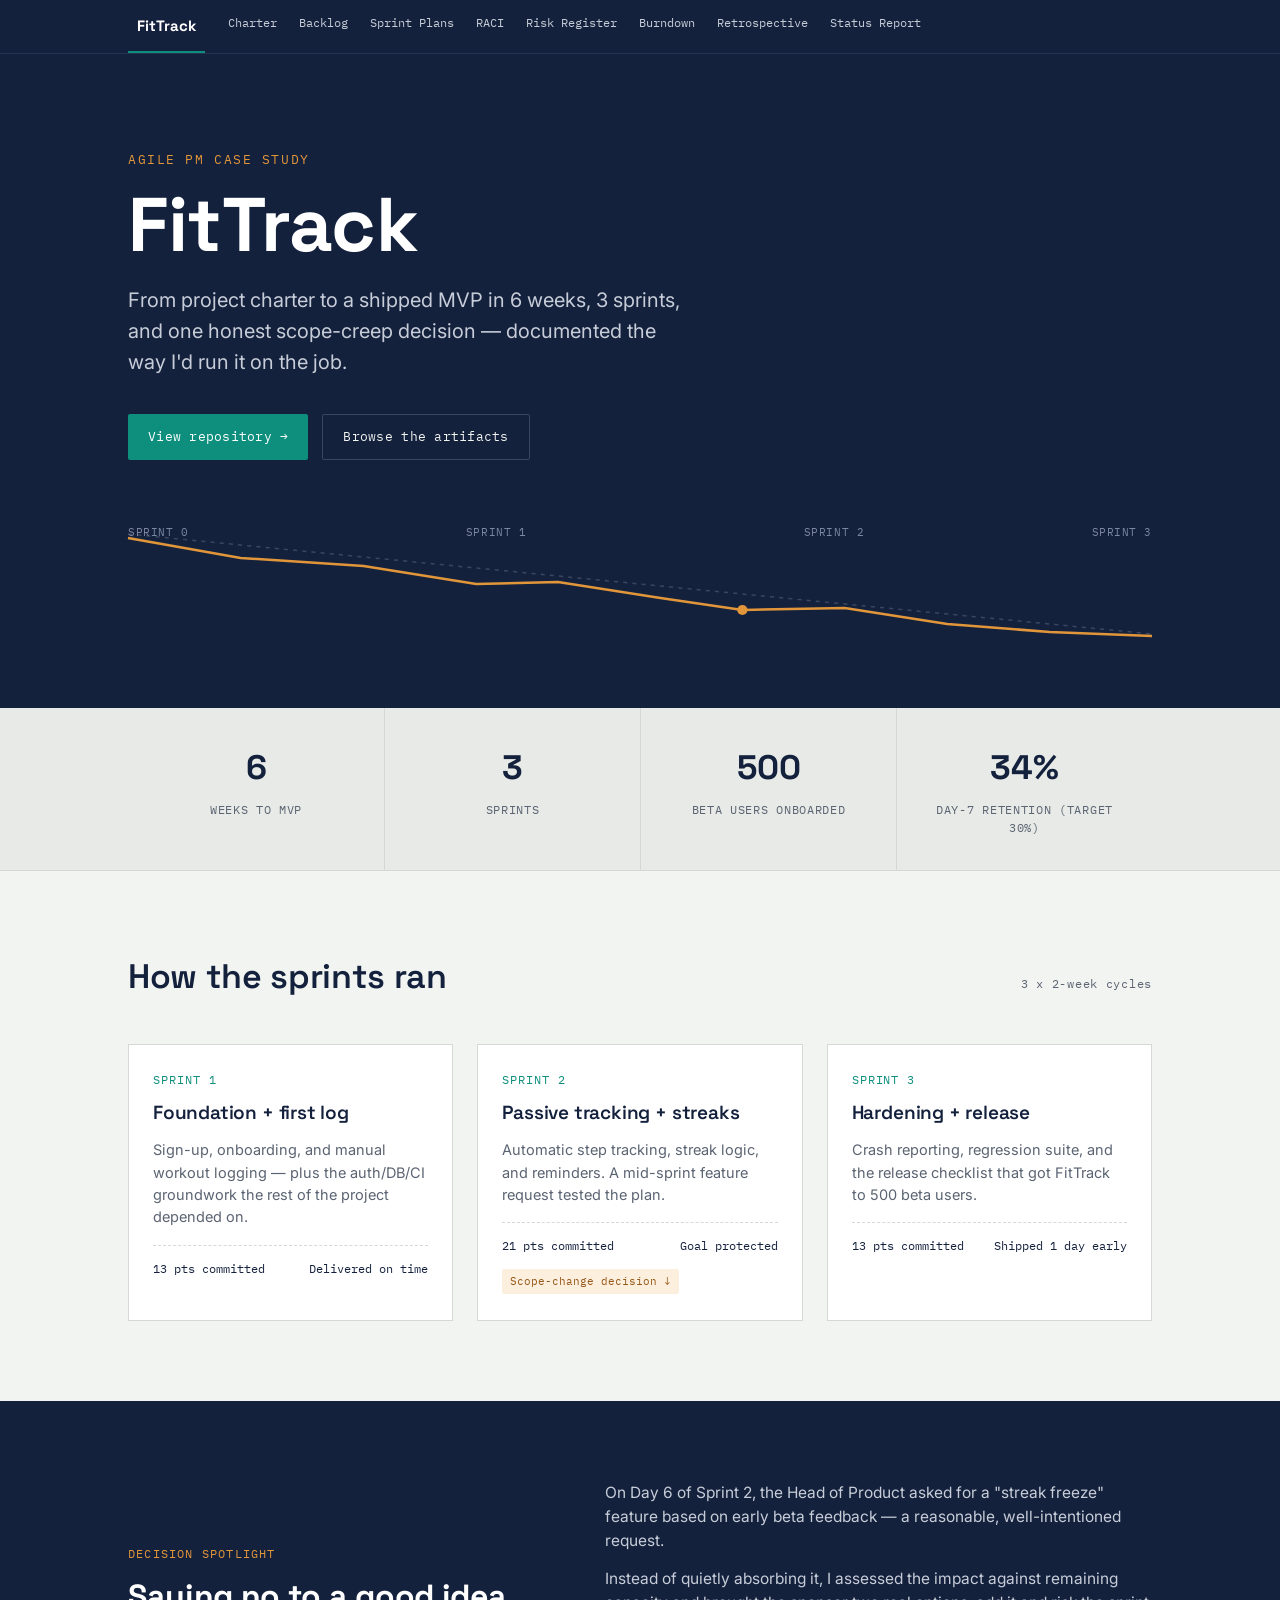
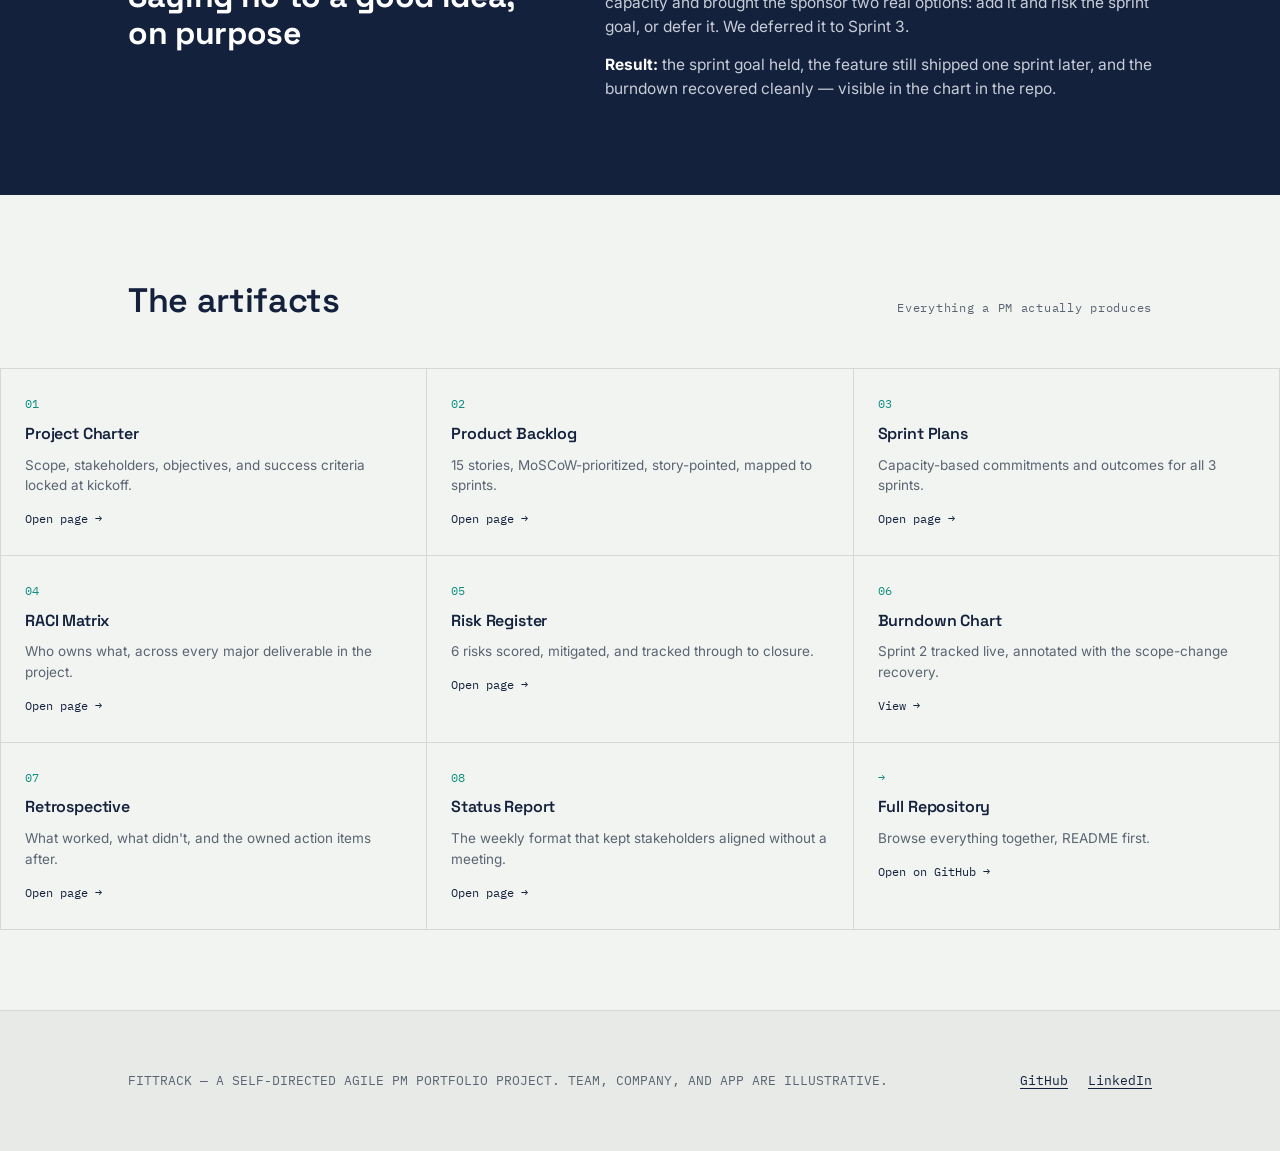
<file: index.html>
<!DOCTYPE html>
<html lang="en">
<head>
<meta charset="UTF-8">
<meta name="viewport" content="width=device-width, initial-scale=1.0">
<title>FitTrack — Agile PM Case Study</title>
<meta name="description" content="An Agile project management case study: shipping the FitTrack MVP in 6 weeks across 3 sprints.">
<link rel="preconnect" href="https://fonts.googleapis.com">
<link rel="preconnect" href="https://fonts.gstatic.com" crossorigin>
<link href="https://fonts.googleapis.com/css2?family=Space+Grotesk:wght@400;500;600;700&family=Inter:wght@400;500;600&family=IBM+Plex+Mono:wght@400;500;600&display=swap" rel="stylesheet">
<link rel="stylesheet" href="styles.css">
</head>
<body>
<nav class="topnav" aria-label="Case study pages"><div class="wrap nav-in"><a href="index.html" class="brand" aria-current="page">FitTrack</a><a href="charter.html">Charter</a><a href="backlog.html">Backlog</a><a href="sprints.html">Sprint Plans</a><a href="raci.html">RACI</a><a href="risks.html">Risk Register</a><a href="burndown.html">Burndown</a><a href="retrospective.html">Retrospective</a><a href="status-report.html">Status Report</a></div></nav>

<header class="hero">
  <div class="wrap">
    <div class="eyebrow">Agile PM Case Study</div>
    <h1>FitTrack</h1>
    <p class="sub">From project charter to a shipped MVP in 6 weeks, 3 sprints, and one honest scope-creep decision — documented the way I'd run it on the job.</p>
    <div class="hero-cta">
      <a class="btn btn-primary" href="https://github.com/Mrunali121/fittrack-agile-pm" target="_blank" rel="noopener">View repository →</a>
      <a class="btn btn-ghost" href="#artifacts">Browse the artifacts</a>
    </div>

    <div class="burndown" aria-hidden="true">
      <svg viewBox="0 0 1000 120" preserveAspectRatio="none">
        <line x1="0" y1="10" x2="1000" y2="110" stroke="#3A4560" stroke-width="1.5" stroke-dasharray="4 5"/>
        <polyline points="0,14 110,34 230,42 340,60 420,58 520,74 600,86 700,84 800,100 900,108 1000,112"
          fill="none" stroke="#E2963A" stroke-width="2.5"/>
        <circle cx="600" cy="86" r="5" fill="#E2963A"/>
      </svg>
      <span class="burndown-label" style="left:0;top:0;">SPRINT 0</span>
      <span class="burndown-label" style="left:33%;top:0;">SPRINT 1</span>
      <span class="burndown-label" style="left:66%;top:0;">SPRINT 2</span>
      <span class="burndown-label" style="right:0;top:0;">SPRINT 3</span>
    </div>
  </div>
</header>

<div class="stats">
  <div class="wrap">
    <div class="stat"><div class="num">6</div><div class="lbl">Weeks to MVP</div></div>
    <div class="stat"><div class="num">3</div><div class="lbl">Sprints</div></div>
    <div class="stat"><div class="num">500</div><div class="lbl">Beta users onboarded</div></div>
    <div class="stat"><div class="num">34%</div><div class="lbl">Day-7 retention (target 30%)</div></div>
  </div>
</div>

<section id="sprints">
  <div class="wrap">
    <div class="section-head reveal">
      <h2>How the sprints ran</h2>
      <span class="section-tag">3 x 2-week cycles</span>
    </div>
    <div class="sprints">
      <div class="sprint-card reveal">
        <div class="sprint-num">Sprint 1</div>
        <h3>Foundation + first log</h3>
        <p>Sign-up, onboarding, and manual workout logging — plus the auth/DB/CI groundwork the rest of the project depended on.</p>
        <div class="sprint-meta"><span>13 pts committed</span><span>Delivered on time</span></div>
      </div>
      <div class="sprint-card reveal">
        <div class="sprint-num">Sprint 2</div>
        <h3>Passive tracking + streaks</h3>
        <p>Automatic step tracking, streak logic, and reminders. A mid-sprint feature request tested the plan.</p>
        <div class="sprint-meta"><span>21 pts committed</span><span>Goal protected</span></div>
        <span class="flag">Scope-change decision ↓</span>
      </div>
      <div class="sprint-card reveal">
        <div class="sprint-num">Sprint 3</div>
        <h3>Hardening + release</h3>
        <p>Crash reporting, regression suite, and the release checklist that got FitTrack to 500 beta users.</p>
        <div class="sprint-meta"><span>13 pts committed</span><span>Shipped 1 day early</span></div>
      </div>
    </div>
  </div>
</section>

<section class="spotlight">
  <div class="wrap">
    <div class="reveal">
      <div class="spotlight-kicker">Decision spotlight</div>
      <h2>Saying no to a good idea, on purpose</h2>
    </div>
    <div class="spotlight-body reveal">
      <p>On Day 6 of Sprint 2, the Head of Product asked for a "streak freeze" feature based on early beta feedback — a reasonable, well-intentioned request.</p>
      <p>Instead of quietly absorbing it, I assessed the impact against remaining capacity and brought the sponsor two real options: add it and risk the sprint goal, or defer it. We deferred it to Sprint 3.</p>
      <p><strong>Result:</strong> the sprint goal held, the feature still shipped one sprint later, and the burndown recovered cleanly — visible in the chart in the repo.</p>
    </div>
  </div>
</section>

<section id="artifacts">
  <div class="wrap">
    <div class="section-head reveal">
      <h2>The artifacts</h2>
      <span class="section-tag">Everything a PM actually produces</span>
    </div>
  </div>
  <div class="artifacts reveal">
    <a class="artifact" href="charter.html">
      <div class="idx">01</div>
      <h3>Project Charter</h3>
      <p>Scope, stakeholders, objectives, and success criteria locked at kickoff.</p>
      <div class="go">Open page →</div>
    </a>
    <a class="artifact" href="backlog.html">
      <div class="idx">02</div>
      <h3>Product Backlog</h3>
      <p>15 stories, MoSCoW-prioritized, story-pointed, mapped to sprints.</p>
      <div class="go">Open page →</div>
    </a>
    <a class="artifact" href="sprints.html">
      <div class="idx">03</div>
      <h3>Sprint Plans</h3>
      <p>Capacity-based commitments and outcomes for all 3 sprints.</p>
      <div class="go">Open page →</div>
    </a>
    <a class="artifact" href="raci.html">
      <div class="idx">04</div>
      <h3>RACI Matrix</h3>
      <p>Who owns what, across every major deliverable in the project.</p>
      <div class="go">Open page →</div>
    </a>
    <a class="artifact" href="risks.html">
      <div class="idx">05</div>
      <h3>Risk Register</h3>
      <p>6 risks scored, mitigated, and tracked through to closure.</p>
      <div class="go">Open page →</div>
    </a>
    <a class="artifact" href="burndown.html">
      <div class="idx">06</div>
      <h3>Burndown Chart</h3>
      <p>Sprint 2 tracked live, annotated with the scope-change recovery.</p>
      <div class="go">View →</div>
    </a>
    <a class="artifact" href="retrospective.html">
      <div class="idx">07</div>
      <h3>Retrospective</h3>
      <p>What worked, what didn't, and the owned action items after.</p>
      <div class="go">Open page →</div>
    </a>
    <a class="artifact" href="status-report.html">
      <div class="idx">08</div>
      <h3>Status Report</h3>
      <p>The weekly format that kept stakeholders aligned without a meeting.</p>
      <div class="go">Open page →</div>
    </a>
    <a class="artifact" href="https://github.com/Mrunali121/fittrack-agile-pm" target="_blank" rel="noopener">
      <div class="idx">→</div>
      <h3>Full Repository</h3>
      <p>Browse everything together, README first.</p>
      <div class="go">Open on GitHub →</div>
    </a>
  </div>
</section>

<footer>
  <div class="wrap">
    <p>FITTRACK — A SELF-DIRECTED AGILE PM PORTFOLIO PROJECT. TEAM, COMPANY, AND APP ARE ILLUSTRATIVE.</p>
    <div class="links">
      <a href="https://github.com/Mrunali121/fittrack-agile-pm" target="_blank" rel="noopener">GitHub</a>
      <a href="https://www.linkedin.com/in/YOUR-LINKEDIN" target="_blank" rel="noopener">LinkedIn</a>
    </div>
  </div>
</footer>

<script src="script.js"></script>

</body>
</html>
</file>
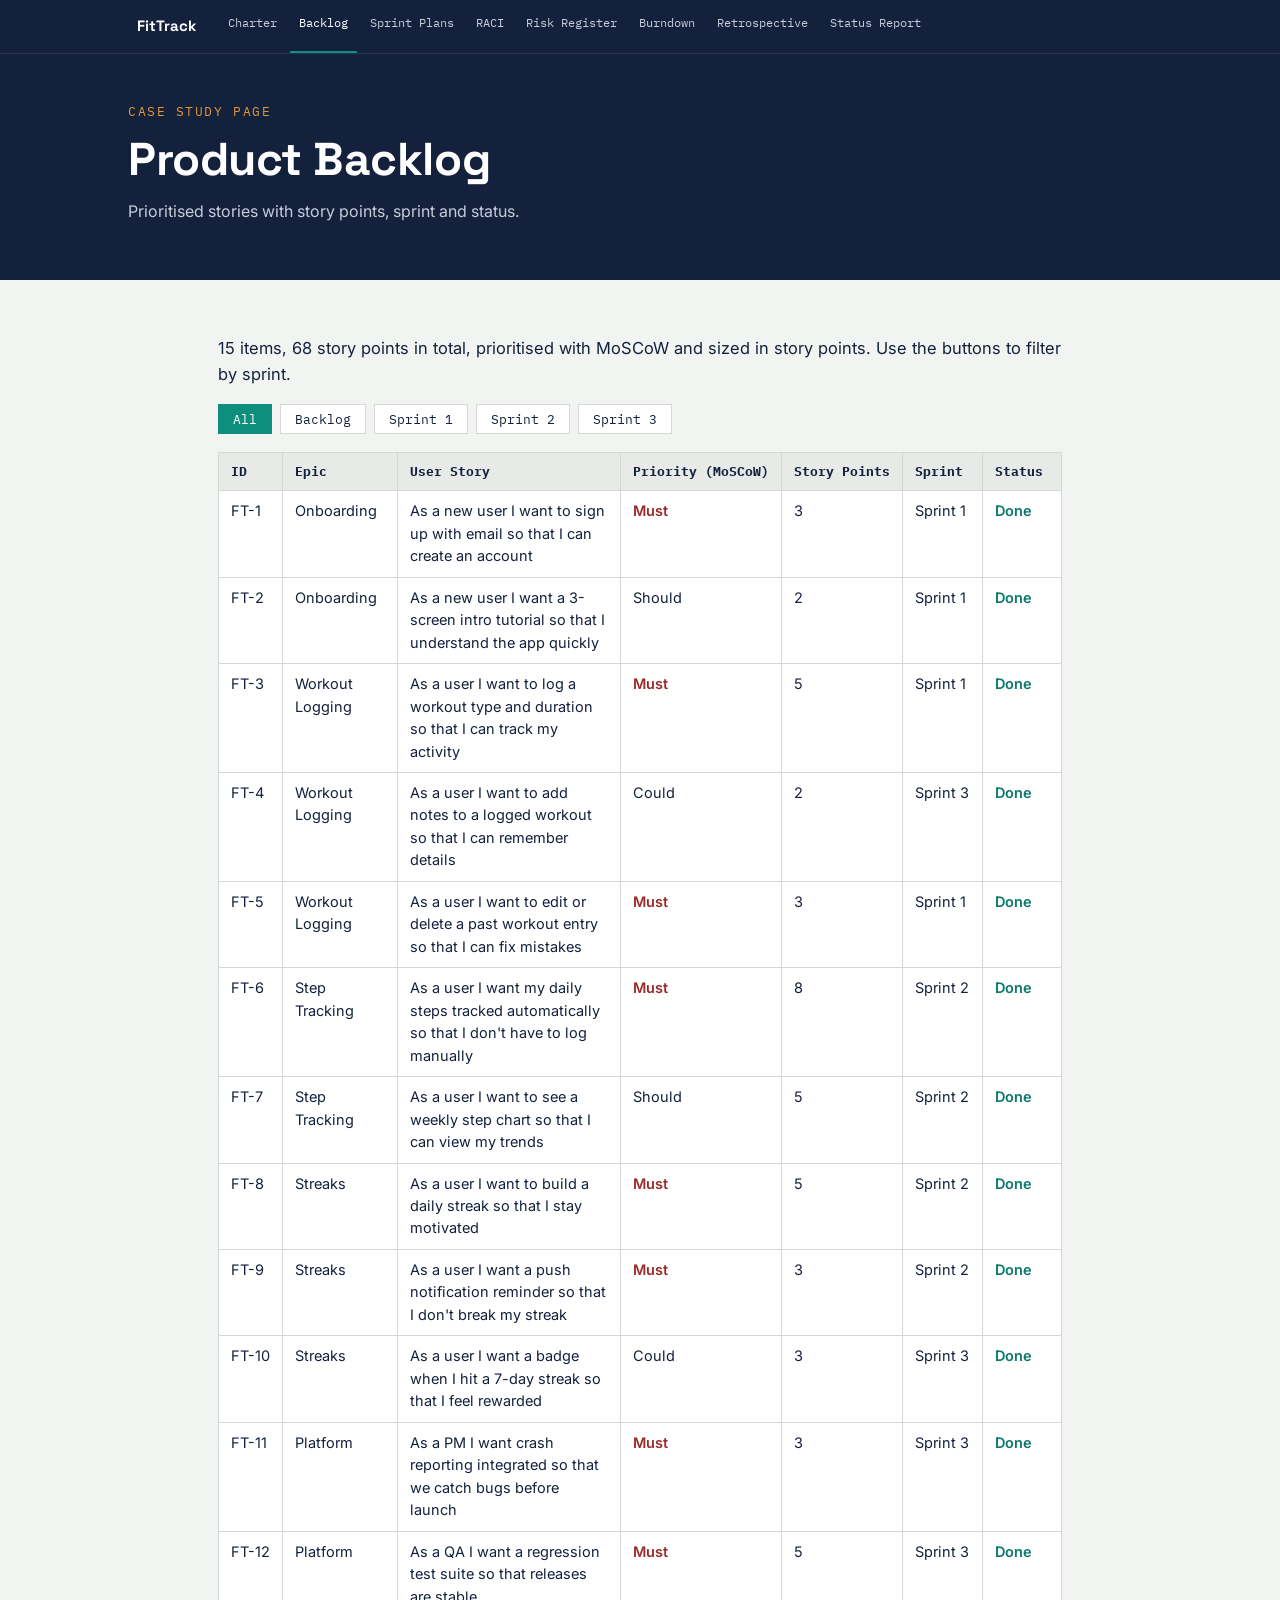
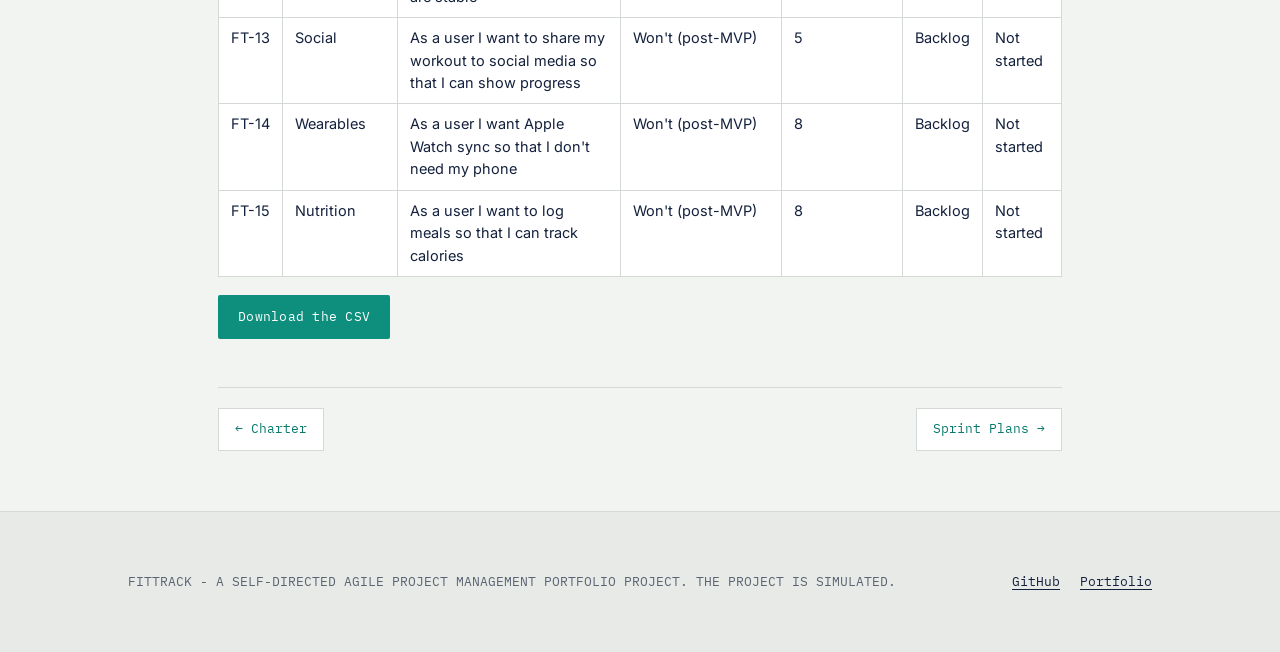
<file: backlog.html>
<!DOCTYPE html>
<html lang="en">
<head>
<meta charset="UTF-8">
<meta name="viewport" content="width=device-width, initial-scale=1.0">
<title>Product Backlog | FitTrack Agile PM Case Study</title>
<meta name="description" content="FitTrack agile project management case study: Product Backlog.">
<link rel="preconnect" href="https://fonts.googleapis.com">
<link rel="preconnect" href="https://fonts.gstatic.com" crossorigin>
<link href="https://fonts.googleapis.com/css2?family=Space+Grotesk:wght@400;500;600;700&family=Inter:wght@400;500;600&family=IBM+Plex+Mono:wght@400;500;600&display=swap" rel="stylesheet">
<link rel="stylesheet" href="styles.css">
</head>
<body>
<nav class="topnav" aria-label="Case study pages"><div class="wrap nav-in"><a href="index.html" class="brand">FitTrack</a><a href="charter.html">Charter</a><a href="backlog.html" aria-current="page">Backlog</a><a href="sprints.html">Sprint Plans</a><a href="raci.html">RACI</a><a href="risks.html">Risk Register</a><a href="burndown.html">Burndown</a><a href="retrospective.html">Retrospective</a><a href="status-report.html">Status Report</a></div></nav>
<header class="pagehead"><div class="wrap"><div class="eyebrow">Case study page</div><h1>Product Backlog</h1><p class="sub">Prioritised stories with story points, sprint and status.</p></div></header>
<main class="wrap doc"><p>15 items, 68 story points in total, prioritised with MoSCoW and sized in story points. Use the buttons to filter by sprint.</p><div class="filters" role="group" aria-label="Filter by sprint"><button class="chipb" data-s="All" aria-pressed="true">All</button><button class="chipb" data-s="Backlog" aria-pressed="false">Backlog</button><button class="chipb" data-s="Sprint 1" aria-pressed="false">Sprint 1</button><button class="chipb" data-s="Sprint 2" aria-pressed="false">Sprint 2</button><button class="chipb" data-s="Sprint 3" aria-pressed="false">Sprint 3</button></div><div class="tablewrap"><table id="bk"><thead><tr><th>ID</th><th>Epic</th><th>User Story</th><th>Priority (MoSCoW)</th><th>Story Points</th><th>Sprint</th><th>Status</th></tr></thead><tbody><tr data-s="Sprint 1"><td class="c-id v-ft">FT-1</td><td class="c-epic v-onboarding">Onboarding</td><td class="c-userstory v-asanewuseriwanttosignupwithemailsothaticancreateanaccount">As a new user I want to sign up with email so that I can create an account</td><td class="c-prioritymoscow v-must">Must</td><td class="c-storypoints v-">3</td><td class="c-sprint v-sprint">Sprint 1</td><td class="c-status v-done">Done</td></tr><tr data-s="Sprint 1"><td class="c-id v-ft">FT-2</td><td class="c-epic v-onboarding">Onboarding</td><td class="c-userstory v-asanewuseriwantascreenintrotutorialsothatiunderstandtheappquickly">As a new user I want a 3-screen intro tutorial so that I understand the app quickly</td><td class="c-prioritymoscow v-should">Should</td><td class="c-storypoints v-">2</td><td class="c-sprint v-sprint">Sprint 1</td><td class="c-status v-done">Done</td></tr><tr data-s="Sprint 1"><td class="c-id v-ft">FT-3</td><td class="c-epic v-workoutlogging">Workout Logging</td><td class="c-userstory v-asauseriwanttologaworkouttypeanddurationsothaticantrackmyactivity">As a user I want to log a workout type and duration so that I can track my activity</td><td class="c-prioritymoscow v-must">Must</td><td class="c-storypoints v-">5</td><td class="c-sprint v-sprint">Sprint 1</td><td class="c-status v-done">Done</td></tr><tr data-s="Sprint 3"><td class="c-id v-ft">FT-4</td><td class="c-epic v-workoutlogging">Workout Logging</td><td class="c-userstory v-asauseriwanttoaddnotestoaloggedworkoutsothaticanrememberdetails">As a user I want to add notes to a logged workout so that I can remember details</td><td class="c-prioritymoscow v-could">Could</td><td class="c-storypoints v-">2</td><td class="c-sprint v-sprint">Sprint 3</td><td class="c-status v-done">Done</td></tr><tr data-s="Sprint 1"><td class="c-id v-ft">FT-5</td><td class="c-epic v-workoutlogging">Workout Logging</td><td class="c-userstory v-asauseriwanttoeditordeleteapastworkoutentrysothaticanfixmistakes">As a user I want to edit or delete a past workout entry so that I can fix mistakes</td><td class="c-prioritymoscow v-must">Must</td><td class="c-storypoints v-">3</td><td class="c-sprint v-sprint">Sprint 1</td><td class="c-status v-done">Done</td></tr><tr data-s="Sprint 2"><td class="c-id v-ft">FT-6</td><td class="c-epic v-steptracking">Step Tracking</td><td class="c-userstory v-asauseriwantmydailystepstrackedautomaticallysothatidonthavetologmanually">As a user I want my daily steps tracked automatically so that I don&#x27;t have to log manually</td><td class="c-prioritymoscow v-must">Must</td><td class="c-storypoints v-">8</td><td class="c-sprint v-sprint">Sprint 2</td><td class="c-status v-done">Done</td></tr><tr data-s="Sprint 2"><td class="c-id v-ft">FT-7</td><td class="c-epic v-steptracking">Step Tracking</td><td class="c-userstory v-asauseriwanttoseeaweeklystepchartsothaticanviewmytrends">As a user I want to see a weekly step chart so that I can view my trends</td><td class="c-prioritymoscow v-should">Should</td><td class="c-storypoints v-">5</td><td class="c-sprint v-sprint">Sprint 2</td><td class="c-status v-done">Done</td></tr><tr data-s="Sprint 2"><td class="c-id v-ft">FT-8</td><td class="c-epic v-streaks">Streaks</td><td class="c-userstory v-asauseriwanttobuildadailystreaksothatistaymotivated">As a user I want to build a daily streak so that I stay motivated</td><td class="c-prioritymoscow v-must">Must</td><td class="c-storypoints v-">5</td><td class="c-sprint v-sprint">Sprint 2</td><td class="c-status v-done">Done</td></tr><tr data-s="Sprint 2"><td class="c-id v-ft">FT-9</td><td class="c-epic v-streaks">Streaks</td><td class="c-userstory v-asauseriwantapushnotificationremindersothatidontbreakmystreak">As a user I want a push notification reminder so that I don&#x27;t break my streak</td><td class="c-prioritymoscow v-must">Must</td><td class="c-storypoints v-">3</td><td class="c-sprint v-sprint">Sprint 2</td><td class="c-status v-done">Done</td></tr><tr data-s="Sprint 3"><td class="c-id v-ft">FT-10</td><td class="c-epic v-streaks">Streaks</td><td class="c-userstory v-asauseriwantabadgewhenihitadaystreaksothatifeelrewarded">As a user I want a badge when I hit a 7-day streak so that I feel rewarded</td><td class="c-prioritymoscow v-could">Could</td><td class="c-storypoints v-">3</td><td class="c-sprint v-sprint">Sprint 3</td><td class="c-status v-done">Done</td></tr><tr data-s="Sprint 3"><td class="c-id v-ft">FT-11</td><td class="c-epic v-platform">Platform</td><td class="c-userstory v-asapmiwantcrashreportingintegratedsothatwecatchbugsbeforelaunch">As a PM I want crash reporting integrated so that we catch bugs before launch</td><td class="c-prioritymoscow v-must">Must</td><td class="c-storypoints v-">3</td><td class="c-sprint v-sprint">Sprint 3</td><td class="c-status v-done">Done</td></tr><tr data-s="Sprint 3"><td class="c-id v-ft">FT-12</td><td class="c-epic v-platform">Platform</td><td class="c-userstory v-asaqaiwantaregressiontestsuitesothatreleasesarestable">As a QA I want a regression test suite so that releases are stable</td><td class="c-prioritymoscow v-must">Must</td><td class="c-storypoints v-">5</td><td class="c-sprint v-sprint">Sprint 3</td><td class="c-status v-done">Done</td></tr><tr data-s="Backlog"><td class="c-id v-ft">FT-13</td><td class="c-epic v-social">Social</td><td class="c-userstory v-asauseriwanttosharemyworkouttosocialmediasothaticanshowprogress">As a user I want to share my workout to social media so that I can show progress</td><td class="c-prioritymoscow v-wontpostmvp">Won&#x27;t (post-MVP)</td><td class="c-storypoints v-">5</td><td class="c-sprint v-backlog">Backlog</td><td class="c-status v-notstarted">Not started</td></tr><tr data-s="Backlog"><td class="c-id v-ft">FT-14</td><td class="c-epic v-wearables">Wearables</td><td class="c-userstory v-asauseriwantapplewatchsyncsothatidontneedmyphone">As a user I want Apple Watch sync so that I don&#x27;t need my phone</td><td class="c-prioritymoscow v-wontpostmvp">Won&#x27;t (post-MVP)</td><td class="c-storypoints v-">8</td><td class="c-sprint v-backlog">Backlog</td><td class="c-status v-notstarted">Not started</td></tr><tr data-s="Backlog"><td class="c-id v-ft">FT-15</td><td class="c-epic v-nutrition">Nutrition</td><td class="c-userstory v-asauseriwanttologmealssothaticantrackcalories">As a user I want to log meals so that I can track calories</td><td class="c-prioritymoscow v-wontpostmvp">Won&#x27;t (post-MVP)</td><td class="c-storypoints v-">8</td><td class="c-sprint v-backlog">Backlog</td><td class="c-status v-notstarted">Not started</td></tr></tbody></table></div><p><a class="btn btn-primary" href="02-product-backlog.csv">Download the CSV</a></p><div class="pager"><a class="pg" href="charter.html">&larr; Charter</a><a class="pg" href="sprints.html">Sprint Plans &rarr;</a></div></main>
<footer>
  <div class="wrap">
    <p>FITTRACK - A SELF-DIRECTED AGILE PROJECT MANAGEMENT PORTFOLIO PROJECT. THE PROJECT IS SIMULATED.</p>
    <div class="links"><a href="https://github.com/Mrunali121/fittrack-agile-pm" target="_blank" rel="noopener">GitHub</a><a href="https://mrunali121.github.io/" target="_blank" rel="noopener">Portfolio</a></div>
  </div>
</footer>
<script>
document.querySelectorAll('.chipb').forEach(b=>b.addEventListener('click',()=>{
  document.querySelectorAll('.chipb').forEach(x=>x.setAttribute('aria-pressed',x===b));
  document.querySelectorAll('#bk tbody tr').forEach(tr=>{tr.style.display=(b.dataset.s==='All'||tr.dataset.s===b.dataset.s)?'':'none'});
}));
</script>
</body>
</html>
</file>
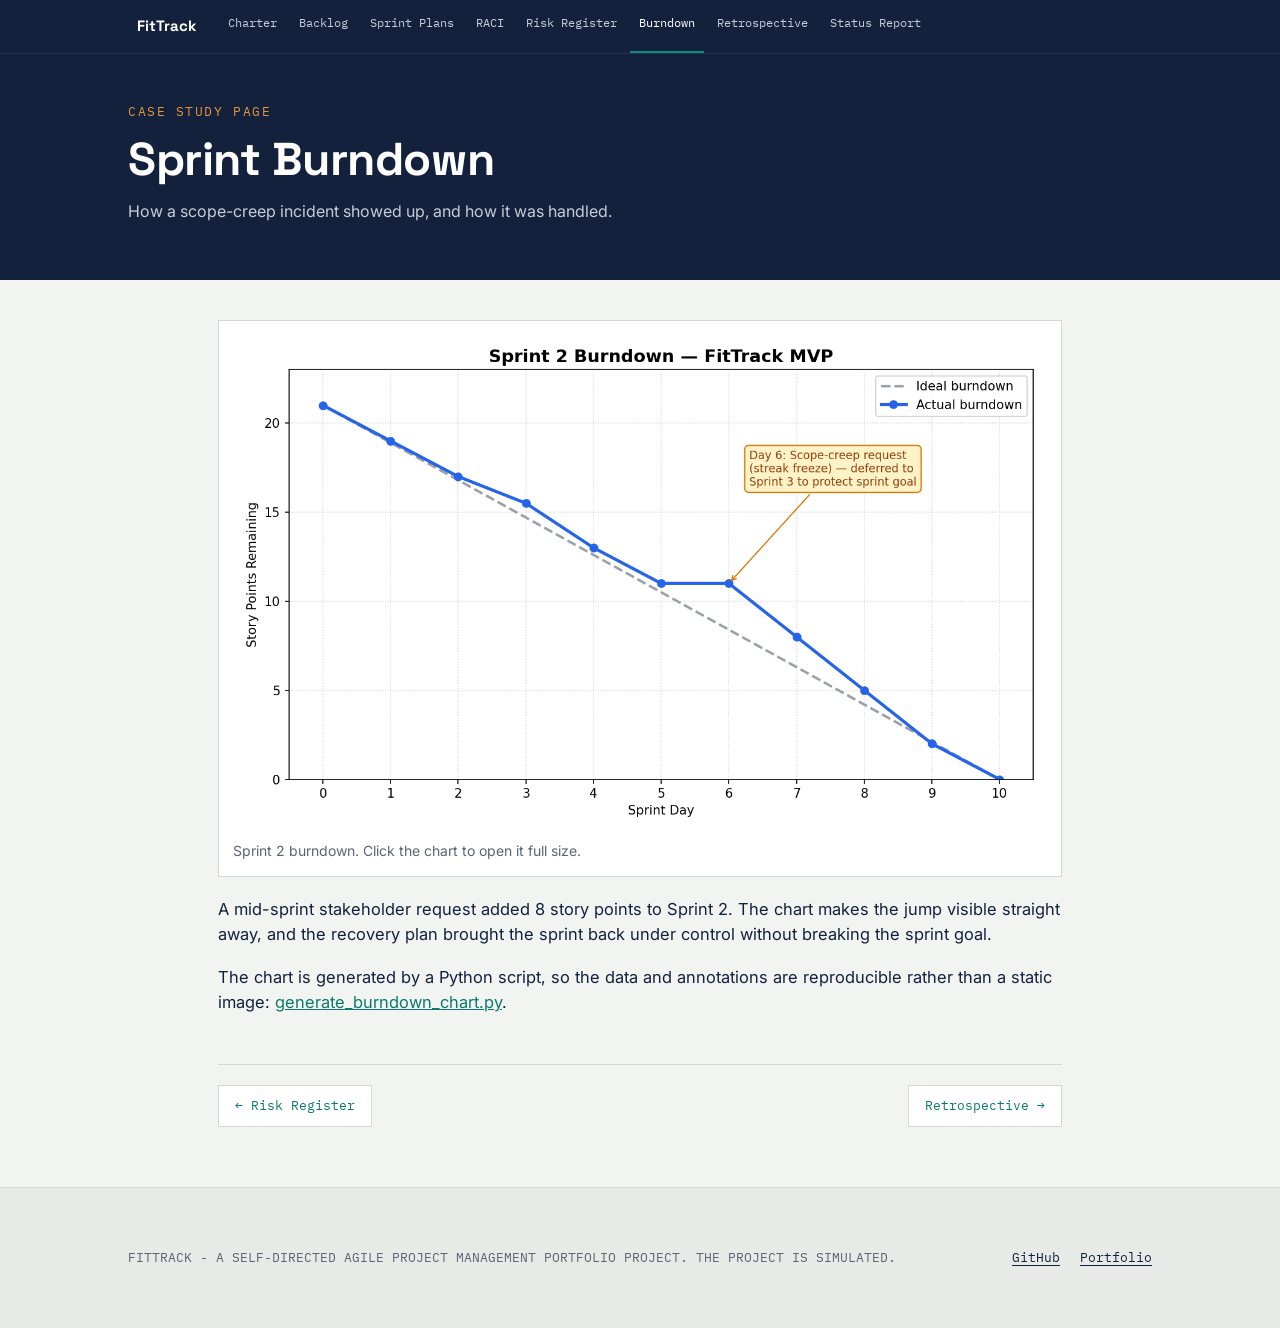
<file: burndown.html>
<!DOCTYPE html>
<html lang="en">
<head>
<meta charset="UTF-8">
<meta name="viewport" content="width=device-width, initial-scale=1.0">
<title>Sprint Burndown | FitTrack Agile PM Case Study</title>
<meta name="description" content="FitTrack agile project management case study: Sprint Burndown.">
<link rel="preconnect" href="https://fonts.googleapis.com">
<link rel="preconnect" href="https://fonts.gstatic.com" crossorigin>
<link href="https://fonts.googleapis.com/css2?family=Space+Grotesk:wght@400;500;600;700&family=Inter:wght@400;500;600&family=IBM+Plex+Mono:wght@400;500;600&display=swap" rel="stylesheet">
<link rel="stylesheet" href="styles.css">
</head>
<body>
<nav class="topnav" aria-label="Case study pages"><div class="wrap nav-in"><a href="index.html" class="brand">FitTrack</a><a href="charter.html">Charter</a><a href="backlog.html">Backlog</a><a href="sprints.html">Sprint Plans</a><a href="raci.html">RACI</a><a href="risks.html">Risk Register</a><a href="burndown.html" aria-current="page">Burndown</a><a href="retrospective.html">Retrospective</a><a href="status-report.html">Status Report</a></div></nav>
<header class="pagehead"><div class="wrap"><div class="eyebrow">Case study page</div><h1>Sprint Burndown</h1><p class="sub">How a scope-creep incident showed up, and how it was handled.</p></div></header>
<main class="wrap doc"><figure class="burn"><a href="burndown-chart.png" target="_blank" rel="noopener"><img src="burndown-chart.png" alt="Sprint 2 burndown chart showing the scope-creep jump and recovery"></a><figcaption>Sprint 2 burndown. Click the chart to open it full size.</figcaption></figure><p>A mid-sprint stakeholder request added 8 story points to Sprint 2. The chart makes the jump visible straight away, and the recovery plan brought the sprint back under control without breaking the sprint goal.</p><p>The chart is generated by a Python script, so the data and annotations are reproducible rather than a static image: <a href="https://github.com/Mrunali121/fittrack-agile-pm/blob/main/generate_burndown_chart.py" target="_blank" rel="noopener">generate_burndown_chart.py</a>.</p><div class="pager"><a class="pg" href="risks.html">&larr; Risk Register</a><a class="pg" href="retrospective.html">Retrospective &rarr;</a></div></main>
<footer>
  <div class="wrap">
    <p>FITTRACK - A SELF-DIRECTED AGILE PROJECT MANAGEMENT PORTFOLIO PROJECT. THE PROJECT IS SIMULATED.</p>
    <div class="links"><a href="https://github.com/Mrunali121/fittrack-agile-pm" target="_blank" rel="noopener">GitHub</a><a href="https://mrunali121.github.io/" target="_blank" rel="noopener">Portfolio</a></div>
  </div>
</footer>
</body>
</html>
</file>
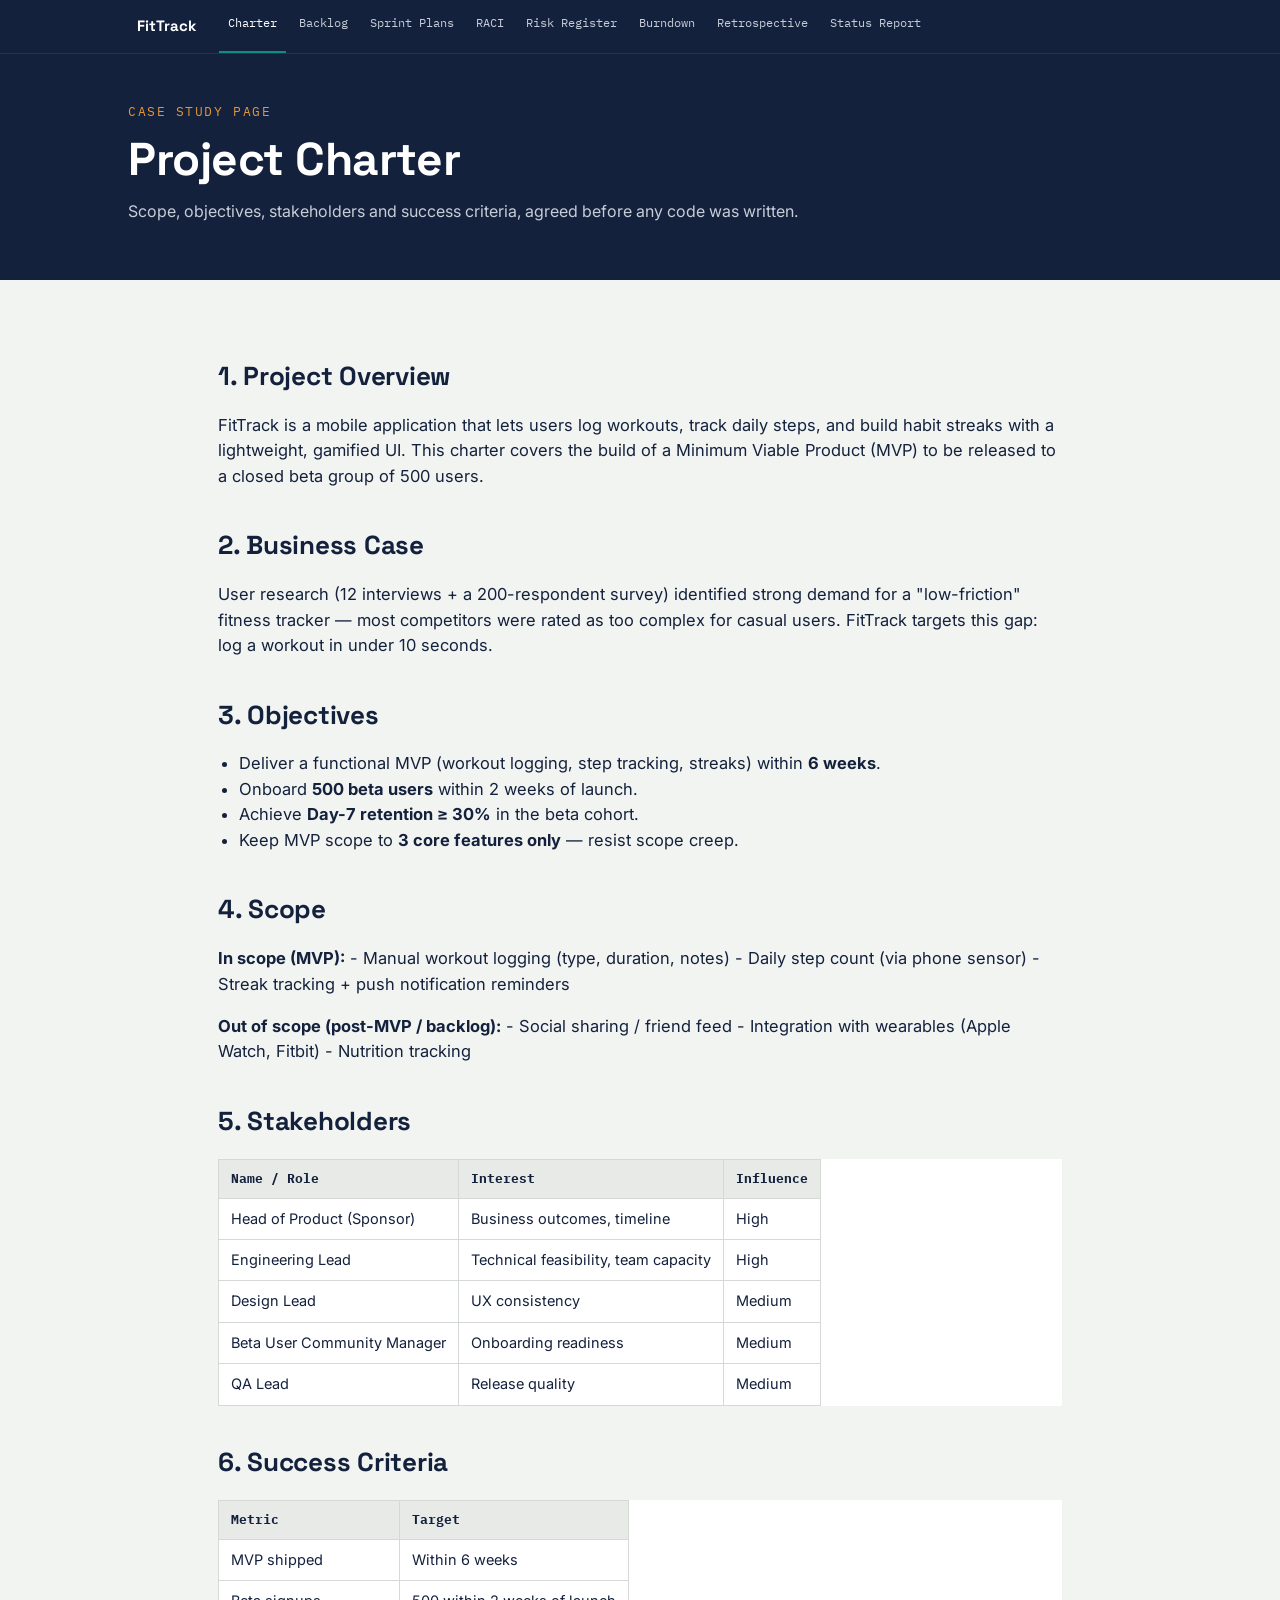
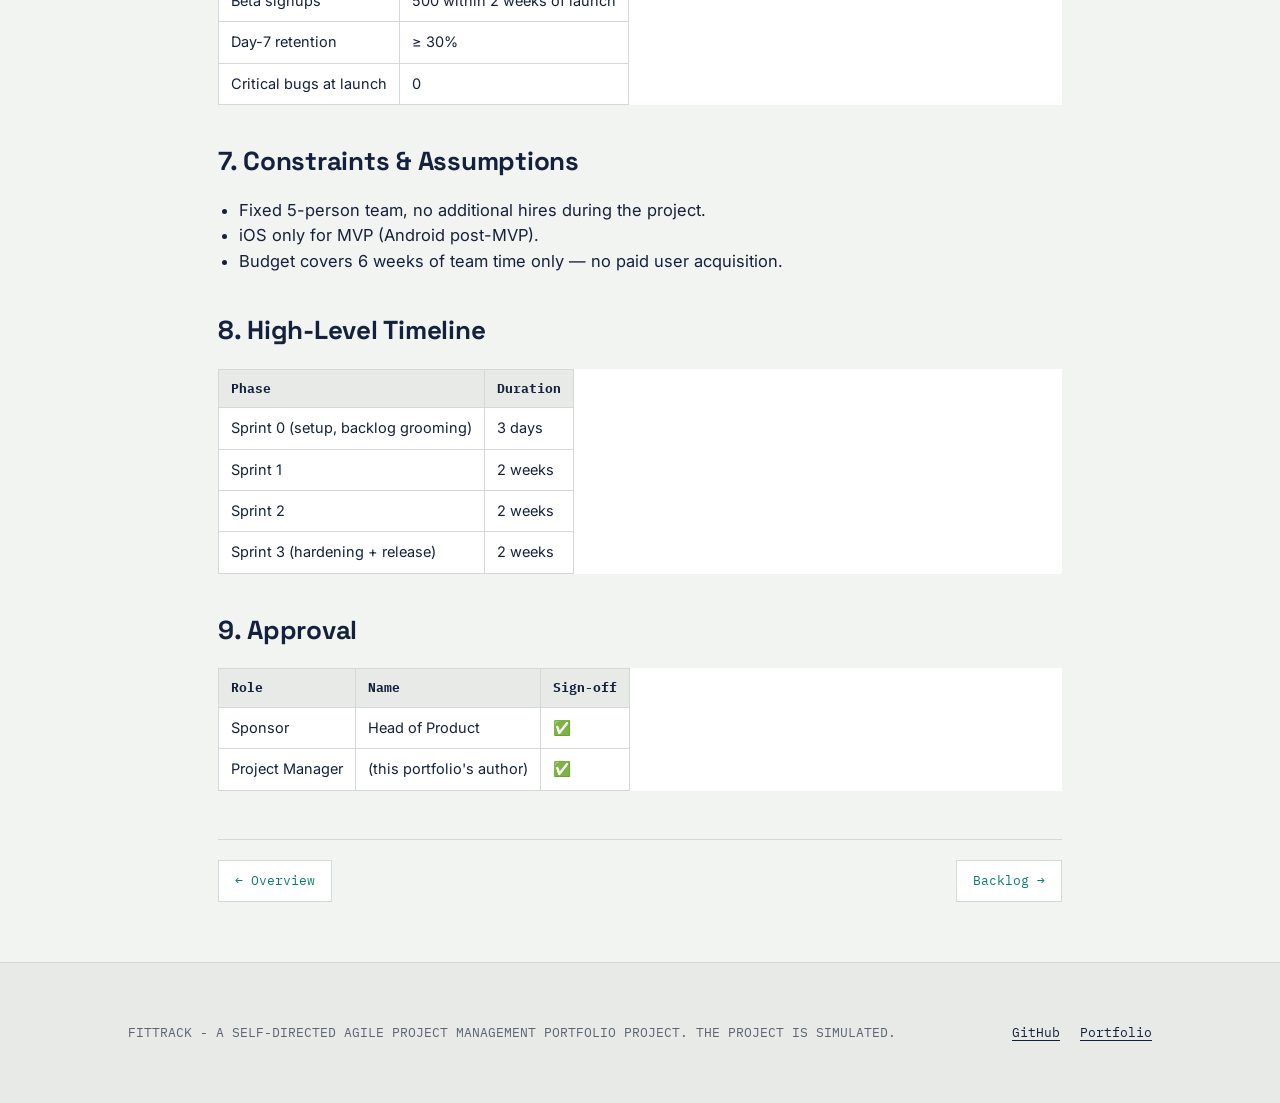
<file: charter.html>
<!DOCTYPE html>
<html lang="en">
<head>
<meta charset="UTF-8">
<meta name="viewport" content="width=device-width, initial-scale=1.0">
<title>Project Charter | FitTrack Agile PM Case Study</title>
<meta name="description" content="FitTrack agile project management case study: Project Charter.">
<link rel="preconnect" href="https://fonts.googleapis.com">
<link rel="preconnect" href="https://fonts.gstatic.com" crossorigin>
<link href="https://fonts.googleapis.com/css2?family=Space+Grotesk:wght@400;500;600;700&family=Inter:wght@400;500;600&family=IBM+Plex+Mono:wght@400;500;600&display=swap" rel="stylesheet">
<link rel="stylesheet" href="styles.css">
</head>
<body>
<nav class="topnav" aria-label="Case study pages"><div class="wrap nav-in"><a href="index.html" class="brand">FitTrack</a><a href="charter.html" aria-current="page">Charter</a><a href="backlog.html">Backlog</a><a href="sprints.html">Sprint Plans</a><a href="raci.html">RACI</a><a href="risks.html">Risk Register</a><a href="burndown.html">Burndown</a><a href="retrospective.html">Retrospective</a><a href="status-report.html">Status Report</a></div></nav>
<header class="pagehead"><div class="wrap"><div class="eyebrow">Case study page</div><h1>Project Charter</h1><p class="sub">Scope, objectives, stakeholders and success criteria, agreed before any code was written.</p></div></header>
<main class="wrap doc"><h2>1. Project Overview</h2>
<p>FitTrack is a mobile application that lets users log workouts, track daily steps, and
build habit streaks with a lightweight, gamified UI. This charter covers the build of a
Minimum Viable Product (MVP) to be released to a closed beta group of 500 users.</p>
<h2>2. Business Case</h2>
<p>User research (12 interviews + a 200-respondent survey) identified strong demand for a
"low-friction" fitness tracker — most competitors were rated as too complex for casual
users. FitTrack targets this gap: log a workout in under 10 seconds.</p>
<h2>3. Objectives</h2>
<ul>
<li>Deliver a functional MVP (workout logging, step tracking, streaks) within <strong>6 weeks</strong>.</li>
<li>Onboard <strong>500 beta users</strong> within 2 weeks of launch.</li>
<li>Achieve <strong>Day-7 retention ≥ 30%</strong> in the beta cohort.</li>
<li>Keep MVP scope to <strong>3 core features only</strong> — resist scope creep.</li>
</ul>
<h2>4. Scope</h2>
<p><strong>In scope (MVP):</strong>
- Manual workout logging (type, duration, notes)
- Daily step count (via phone sensor)
- Streak tracking + push notification reminders</p>
<p><strong>Out of scope (post-MVP / backlog):</strong>
- Social sharing / friend feed
- Integration with wearables (Apple Watch, Fitbit)
- Nutrition tracking</p>
<h2>5. Stakeholders</h2>
<table>
<thead>
<tr>
<th>Name / Role</th>
<th>Interest</th>
<th>Influence</th>
</tr>
</thead>
<tbody>
<tr>
<td>Head of Product (Sponsor)</td>
<td>Business outcomes, timeline</td>
<td>High</td>
</tr>
<tr>
<td>Engineering Lead</td>
<td>Technical feasibility, team capacity</td>
<td>High</td>
</tr>
<tr>
<td>Design Lead</td>
<td>UX consistency</td>
<td>Medium</td>
</tr>
<tr>
<td>Beta User Community Manager</td>
<td>Onboarding readiness</td>
<td>Medium</td>
</tr>
<tr>
<td>QA Lead</td>
<td>Release quality</td>
<td>Medium</td>
</tr>
</tbody>
</table>
<h2>6. Success Criteria</h2>
<table>
<thead>
<tr>
<th>Metric</th>
<th>Target</th>
</tr>
</thead>
<tbody>
<tr>
<td>MVP shipped</td>
<td>Within 6 weeks</td>
</tr>
<tr>
<td>Beta signups</td>
<td>500 within 2 weeks of launch</td>
</tr>
<tr>
<td>Day-7 retention</td>
<td>≥ 30%</td>
</tr>
<tr>
<td>Critical bugs at launch</td>
<td>0</td>
</tr>
</tbody>
</table>
<h2>7. Constraints &amp; Assumptions</h2>
<ul>
<li>Fixed 5-person team, no additional hires during the project.</li>
<li>iOS only for MVP (Android post-MVP).</li>
<li>Budget covers 6 weeks of team time only — no paid user acquisition.</li>
</ul>
<h2>8. High-Level Timeline</h2>
<table>
<thead>
<tr>
<th>Phase</th>
<th>Duration</th>
</tr>
</thead>
<tbody>
<tr>
<td>Sprint 0 (setup, backlog grooming)</td>
<td>3 days</td>
</tr>
<tr>
<td>Sprint 1</td>
<td>2 weeks</td>
</tr>
<tr>
<td>Sprint 2</td>
<td>2 weeks</td>
</tr>
<tr>
<td>Sprint 3 (hardening + release)</td>
<td>2 weeks</td>
</tr>
</tbody>
</table>
<h2>9. Approval</h2>
<table>
<thead>
<tr>
<th>Role</th>
<th>Name</th>
<th>Sign-off</th>
</tr>
</thead>
<tbody>
<tr>
<td>Sponsor</td>
<td>Head of Product</td>
<td>✅</td>
</tr>
<tr>
<td>Project Manager</td>
<td>(this portfolio's author)</td>
<td>✅</td>
</tr>
</tbody>
</table><div class="pager"><a class="pg" href="index.html">&larr; Overview</a><a class="pg" href="backlog.html">Backlog &rarr;</a></div></main>
<footer>
  <div class="wrap">
    <p>FITTRACK - A SELF-DIRECTED AGILE PROJECT MANAGEMENT PORTFOLIO PROJECT. THE PROJECT IS SIMULATED.</p>
    <div class="links"><a href="https://github.com/Mrunali121/fittrack-agile-pm" target="_blank" rel="noopener">GitHub</a><a href="https://mrunali121.github.io/" target="_blank" rel="noopener">Portfolio</a></div>
  </div>
</footer>
</body>
</html>
</file>
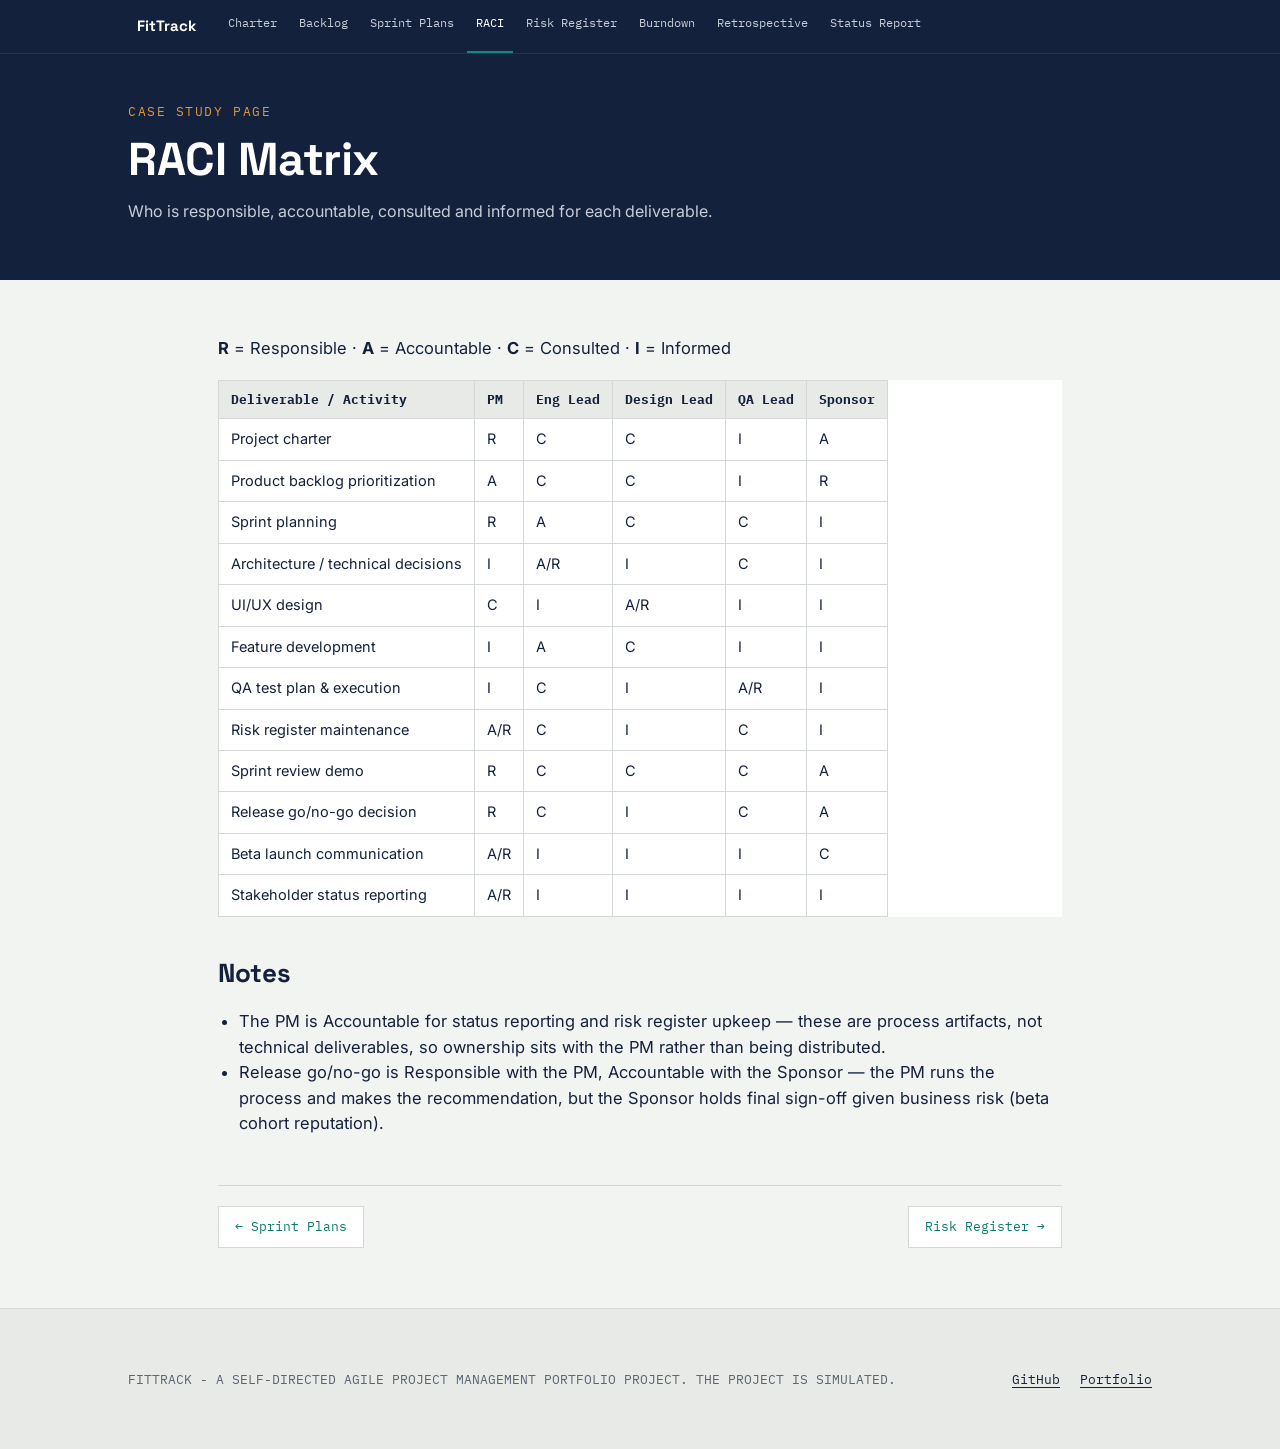
<file: raci.html>
<!DOCTYPE html>
<html lang="en">
<head>
<meta charset="UTF-8">
<meta name="viewport" content="width=device-width, initial-scale=1.0">
<title>RACI Matrix | FitTrack Agile PM Case Study</title>
<meta name="description" content="FitTrack agile project management case study: RACI Matrix.">
<link rel="preconnect" href="https://fonts.googleapis.com">
<link rel="preconnect" href="https://fonts.gstatic.com" crossorigin>
<link href="https://fonts.googleapis.com/css2?family=Space+Grotesk:wght@400;500;600;700&family=Inter:wght@400;500;600&family=IBM+Plex+Mono:wght@400;500;600&display=swap" rel="stylesheet">
<link rel="stylesheet" href="styles.css">
</head>
<body>
<nav class="topnav" aria-label="Case study pages"><div class="wrap nav-in"><a href="index.html" class="brand">FitTrack</a><a href="charter.html">Charter</a><a href="backlog.html">Backlog</a><a href="sprints.html">Sprint Plans</a><a href="raci.html" aria-current="page">RACI</a><a href="risks.html">Risk Register</a><a href="burndown.html">Burndown</a><a href="retrospective.html">Retrospective</a><a href="status-report.html">Status Report</a></div></nav>
<header class="pagehead"><div class="wrap"><div class="eyebrow">Case study page</div><h1>RACI Matrix</h1><p class="sub">Who is responsible, accountable, consulted and informed for each deliverable.</p></div></header>
<main class="wrap doc"><p><strong>R</strong> = Responsible · <strong>A</strong> = Accountable · <strong>C</strong> = Consulted · <strong>I</strong> = Informed</p>
<table>
<thead>
<tr>
<th>Deliverable / Activity</th>
<th>PM</th>
<th>Eng Lead</th>
<th>Design Lead</th>
<th>QA Lead</th>
<th>Sponsor</th>
</tr>
</thead>
<tbody>
<tr>
<td>Project charter</td>
<td>R</td>
<td>C</td>
<td>C</td>
<td>I</td>
<td>A</td>
</tr>
<tr>
<td>Product backlog prioritization</td>
<td>A</td>
<td>C</td>
<td>C</td>
<td>I</td>
<td>R</td>
</tr>
<tr>
<td>Sprint planning</td>
<td>R</td>
<td>A</td>
<td>C</td>
<td>C</td>
<td>I</td>
</tr>
<tr>
<td>Architecture / technical decisions</td>
<td>I</td>
<td>A/R</td>
<td>I</td>
<td>C</td>
<td>I</td>
</tr>
<tr>
<td>UI/UX design</td>
<td>C</td>
<td>I</td>
<td>A/R</td>
<td>I</td>
<td>I</td>
</tr>
<tr>
<td>Feature development</td>
<td>I</td>
<td>A</td>
<td>C</td>
<td>I</td>
<td>I</td>
</tr>
<tr>
<td>QA test plan &amp; execution</td>
<td>I</td>
<td>C</td>
<td>I</td>
<td>A/R</td>
<td>I</td>
</tr>
<tr>
<td>Risk register maintenance</td>
<td>A/R</td>
<td>C</td>
<td>I</td>
<td>C</td>
<td>I</td>
</tr>
<tr>
<td>Sprint review demo</td>
<td>R</td>
<td>C</td>
<td>C</td>
<td>C</td>
<td>A</td>
</tr>
<tr>
<td>Release go/no-go decision</td>
<td>R</td>
<td>C</td>
<td>I</td>
<td>C</td>
<td>A</td>
</tr>
<tr>
<td>Beta launch communication</td>
<td>A/R</td>
<td>I</td>
<td>I</td>
<td>I</td>
<td>C</td>
</tr>
<tr>
<td>Stakeholder status reporting</td>
<td>A/R</td>
<td>I</td>
<td>I</td>
<td>I</td>
<td>I</td>
</tr>
</tbody>
</table>
<h2>Notes</h2>
<ul>
<li>The PM is Accountable for status reporting and risk register upkeep — these are
  process artifacts, not technical deliverables, so ownership sits with the PM rather
  than being distributed.</li>
<li>Release go/no-go is Responsible with the PM, Accountable with the Sponsor — the PM
  runs the process and makes the recommendation, but the Sponsor holds final sign-off
  given business risk (beta cohort reputation).</li>
</ul><div class="pager"><a class="pg" href="sprints.html">&larr; Sprint Plans</a><a class="pg" href="risks.html">Risk Register &rarr;</a></div></main>
<footer>
  <div class="wrap">
    <p>FITTRACK - A SELF-DIRECTED AGILE PROJECT MANAGEMENT PORTFOLIO PROJECT. THE PROJECT IS SIMULATED.</p>
    <div class="links"><a href="https://github.com/Mrunali121/fittrack-agile-pm" target="_blank" rel="noopener">GitHub</a><a href="https://mrunali121.github.io/" target="_blank" rel="noopener">Portfolio</a></div>
  </div>
</footer>
</body>
</html>
</file>
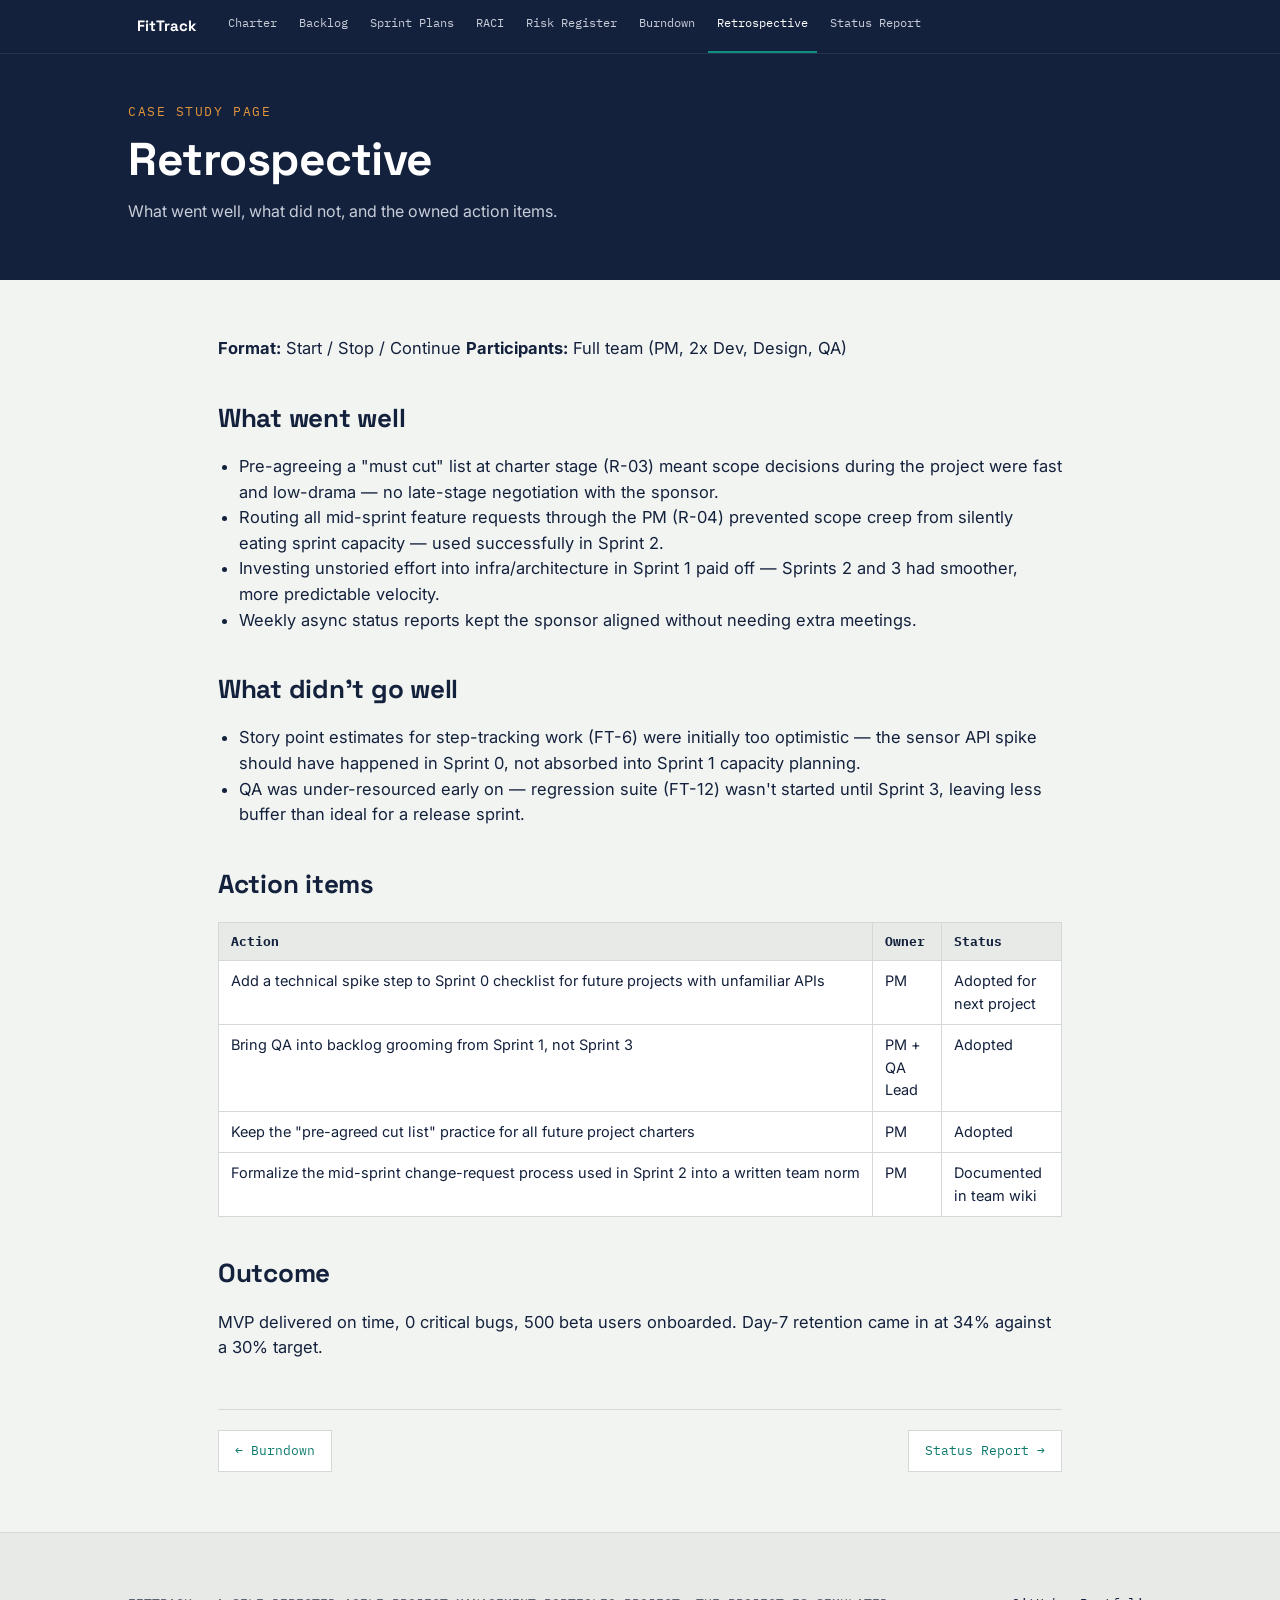
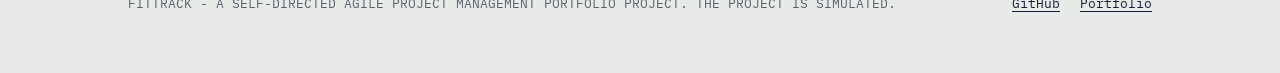
<file: retrospective.html>
<!DOCTYPE html>
<html lang="en">
<head>
<meta charset="UTF-8">
<meta name="viewport" content="width=device-width, initial-scale=1.0">
<title>Retrospective | FitTrack Agile PM Case Study</title>
<meta name="description" content="FitTrack agile project management case study: Retrospective.">
<link rel="preconnect" href="https://fonts.googleapis.com">
<link rel="preconnect" href="https://fonts.gstatic.com" crossorigin>
<link href="https://fonts.googleapis.com/css2?family=Space+Grotesk:wght@400;500;600;700&family=Inter:wght@400;500;600&family=IBM+Plex+Mono:wght@400;500;600&display=swap" rel="stylesheet">
<link rel="stylesheet" href="styles.css">
</head>
<body>
<nav class="topnav" aria-label="Case study pages"><div class="wrap nav-in"><a href="index.html" class="brand">FitTrack</a><a href="charter.html">Charter</a><a href="backlog.html">Backlog</a><a href="sprints.html">Sprint Plans</a><a href="raci.html">RACI</a><a href="risks.html">Risk Register</a><a href="burndown.html">Burndown</a><a href="retrospective.html" aria-current="page">Retrospective</a><a href="status-report.html">Status Report</a></div></nav>
<header class="pagehead"><div class="wrap"><div class="eyebrow">Case study page</div><h1>Retrospective</h1><p class="sub">What went well, what did not, and the owned action items.</p></div></header>
<main class="wrap doc"><p><strong>Format:</strong> Start / Stop / Continue
<strong>Participants:</strong> Full team (PM, 2x Dev, Design, QA)</p>
<h2>What went well</h2>
<ul>
<li>Pre-agreeing a "must cut" list at charter stage (R-03) meant scope decisions during
  the project were fast and low-drama — no late-stage negotiation with the sponsor.</li>
<li>Routing all mid-sprint feature requests through the PM (R-04) prevented scope creep
  from silently eating sprint capacity — used successfully in Sprint 2.</li>
<li>Investing unstoried effort into infra/architecture in Sprint 1 paid off — Sprints 2
  and 3 had smoother, more predictable velocity.</li>
<li>Weekly async status reports kept the sponsor aligned without needing extra meetings.</li>
</ul>
<h2>What didn't go well</h2>
<ul>
<li>Story point estimates for step-tracking work (FT-6) were initially too optimistic —
  the sensor API spike should have happened in Sprint 0, not absorbed into Sprint 1
  capacity planning.</li>
<li>QA was under-resourced early on — regression suite (FT-12) wasn't started until
  Sprint 3, leaving less buffer than ideal for a release sprint.</li>
</ul>
<h2>Action items</h2>
<table>
<thead>
<tr>
<th>Action</th>
<th>Owner</th>
<th>Status</th>
</tr>
</thead>
<tbody>
<tr>
<td>Add a technical spike step to Sprint 0 checklist for future projects with unfamiliar APIs</td>
<td>PM</td>
<td>Adopted for next project</td>
</tr>
<tr>
<td>Bring QA into backlog grooming from Sprint 1, not Sprint 3</td>
<td>PM + QA Lead</td>
<td>Adopted</td>
</tr>
<tr>
<td>Keep the "pre-agreed cut list" practice for all future project charters</td>
<td>PM</td>
<td>Adopted</td>
</tr>
<tr>
<td>Formalize the mid-sprint change-request process used in Sprint 2 into a written team norm</td>
<td>PM</td>
<td>Documented in team wiki</td>
</tr>
</tbody>
</table>
<h2>Outcome</h2>
<p>MVP delivered on time, 0 critical bugs, 500 beta users onboarded. Day-7 retention
came in at 34% against a 30% target.</p><div class="pager"><a class="pg" href="burndown.html">&larr; Burndown</a><a class="pg" href="status-report.html">Status Report &rarr;</a></div></main>
<footer>
  <div class="wrap">
    <p>FITTRACK - A SELF-DIRECTED AGILE PROJECT MANAGEMENT PORTFOLIO PROJECT. THE PROJECT IS SIMULATED.</p>
    <div class="links"><a href="https://github.com/Mrunali121/fittrack-agile-pm" target="_blank" rel="noopener">GitHub</a><a href="https://mrunali121.github.io/" target="_blank" rel="noopener">Portfolio</a></div>
  </div>
</footer>
</body>
</html>
</file>
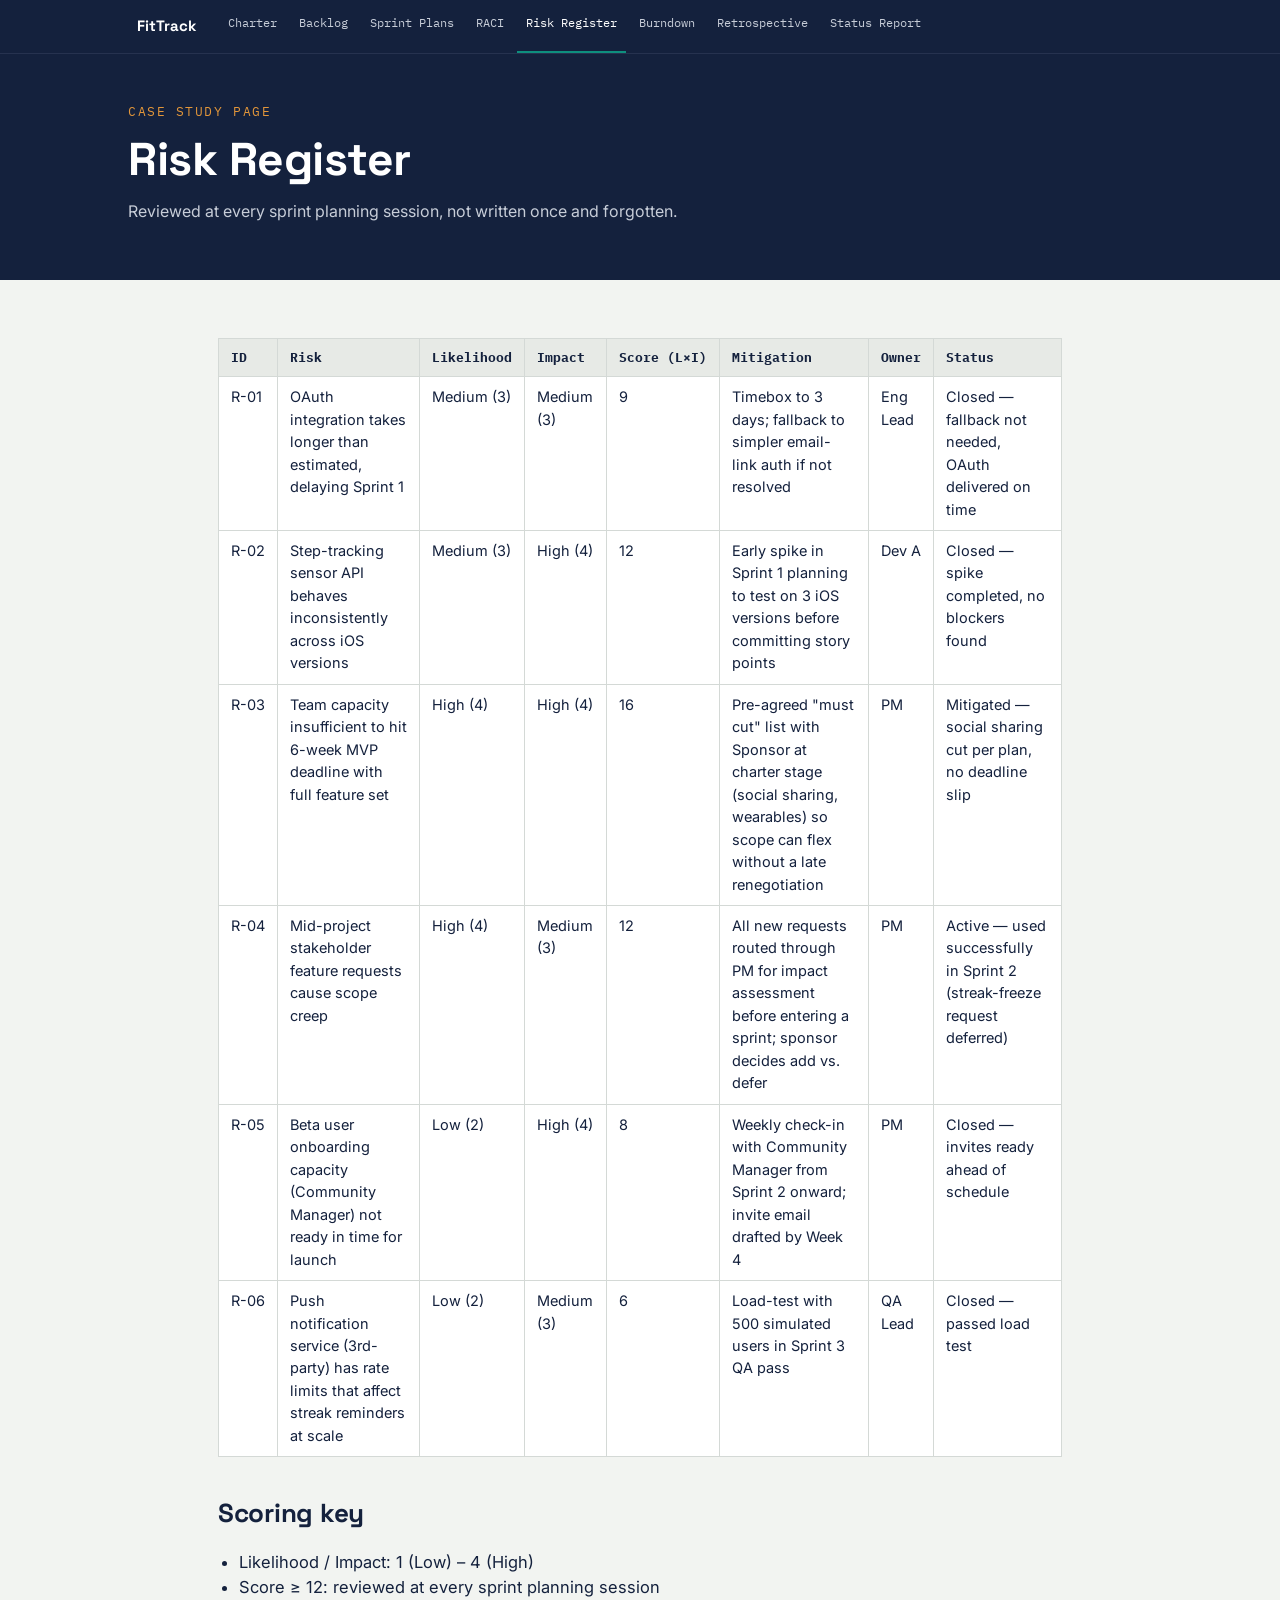
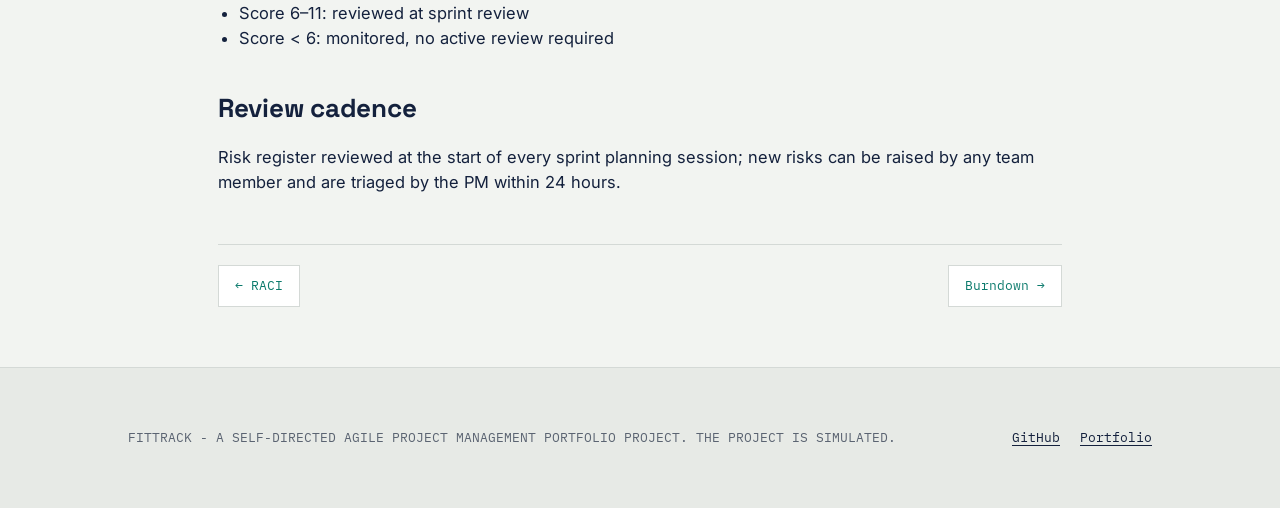
<file: risks.html>
<!DOCTYPE html>
<html lang="en">
<head>
<meta charset="UTF-8">
<meta name="viewport" content="width=device-width, initial-scale=1.0">
<title>Risk Register | FitTrack Agile PM Case Study</title>
<meta name="description" content="FitTrack agile project management case study: Risk Register.">
<link rel="preconnect" href="https://fonts.googleapis.com">
<link rel="preconnect" href="https://fonts.gstatic.com" crossorigin>
<link href="https://fonts.googleapis.com/css2?family=Space+Grotesk:wght@400;500;600;700&family=Inter:wght@400;500;600&family=IBM+Plex+Mono:wght@400;500;600&display=swap" rel="stylesheet">
<link rel="stylesheet" href="styles.css">
</head>
<body>
<nav class="topnav" aria-label="Case study pages"><div class="wrap nav-in"><a href="index.html" class="brand">FitTrack</a><a href="charter.html">Charter</a><a href="backlog.html">Backlog</a><a href="sprints.html">Sprint Plans</a><a href="raci.html">RACI</a><a href="risks.html" aria-current="page">Risk Register</a><a href="burndown.html">Burndown</a><a href="retrospective.html">Retrospective</a><a href="status-report.html">Status Report</a></div></nav>
<header class="pagehead"><div class="wrap"><div class="eyebrow">Case study page</div><h1>Risk Register</h1><p class="sub">Reviewed at every sprint planning session, not written once and forgotten.</p></div></header>
<main class="wrap doc"><table>
<thead>
<tr>
<th>ID</th>
<th>Risk</th>
<th>Likelihood</th>
<th>Impact</th>
<th>Score (L×I)</th>
<th>Mitigation</th>
<th>Owner</th>
<th>Status</th>
</tr>
</thead>
<tbody>
<tr>
<td>R-01</td>
<td>OAuth integration takes longer than estimated, delaying Sprint 1</td>
<td>Medium (3)</td>
<td>Medium (3)</td>
<td>9</td>
<td>Timebox to 3 days; fallback to simpler email-link auth if not resolved</td>
<td>Eng Lead</td>
<td>Closed — fallback not needed, OAuth delivered on time</td>
</tr>
<tr>
<td>R-02</td>
<td>Step-tracking sensor API behaves inconsistently across iOS versions</td>
<td>Medium (3)</td>
<td>High (4)</td>
<td>12</td>
<td>Early spike in Sprint 1 planning to test on 3 iOS versions before committing story points</td>
<td>Dev A</td>
<td>Closed — spike completed, no blockers found</td>
</tr>
<tr>
<td>R-03</td>
<td>Team capacity insufficient to hit 6-week MVP deadline with full feature set</td>
<td>High (4)</td>
<td>High (4)</td>
<td>16</td>
<td>Pre-agreed "must cut" list with Sponsor at charter stage (social sharing, wearables) so scope can flex without a late renegotiation</td>
<td>PM</td>
<td>Mitigated — social sharing cut per plan, no deadline slip</td>
</tr>
<tr>
<td>R-04</td>
<td>Mid-project stakeholder feature requests cause scope creep</td>
<td>High (4)</td>
<td>Medium (3)</td>
<td>12</td>
<td>All new requests routed through PM for impact assessment before entering a sprint; sponsor decides add vs. defer</td>
<td>PM</td>
<td>Active — used successfully in Sprint 2 (streak-freeze request deferred)</td>
</tr>
<tr>
<td>R-05</td>
<td>Beta user onboarding capacity (Community Manager) not ready in time for launch</td>
<td>Low (2)</td>
<td>High (4)</td>
<td>8</td>
<td>Weekly check-in with Community Manager from Sprint 2 onward; invite email drafted by Week 4</td>
<td>PM</td>
<td>Closed — invites ready ahead of schedule</td>
</tr>
<tr>
<td>R-06</td>
<td>Push notification service (3rd-party) has rate limits that affect streak reminders at scale</td>
<td>Low (2)</td>
<td>Medium (3)</td>
<td>6</td>
<td>Load-test with 500 simulated users in Sprint 3 QA pass</td>
<td>QA Lead</td>
<td>Closed — passed load test</td>
</tr>
</tbody>
</table>
<h2>Scoring key</h2>
<ul>
<li>Likelihood / Impact: 1 (Low) – 4 (High)</li>
<li>Score ≥ 12: reviewed at every sprint planning session</li>
<li>Score 6–11: reviewed at sprint review</li>
<li>Score &lt; 6: monitored, no active review required</li>
</ul>
<h2>Review cadence</h2>
<p>Risk register reviewed at the start of every sprint planning session; new risks can be
raised by any team member and are triaged by the PM within 24 hours.</p><div class="pager"><a class="pg" href="raci.html">&larr; RACI</a><a class="pg" href="burndown.html">Burndown &rarr;</a></div></main>
<footer>
  <div class="wrap">
    <p>FITTRACK - A SELF-DIRECTED AGILE PROJECT MANAGEMENT PORTFOLIO PROJECT. THE PROJECT IS SIMULATED.</p>
    <div class="links"><a href="https://github.com/Mrunali121/fittrack-agile-pm" target="_blank" rel="noopener">GitHub</a><a href="https://mrunali121.github.io/" target="_blank" rel="noopener">Portfolio</a></div>
  </div>
</footer>
</body>
</html>
</file>
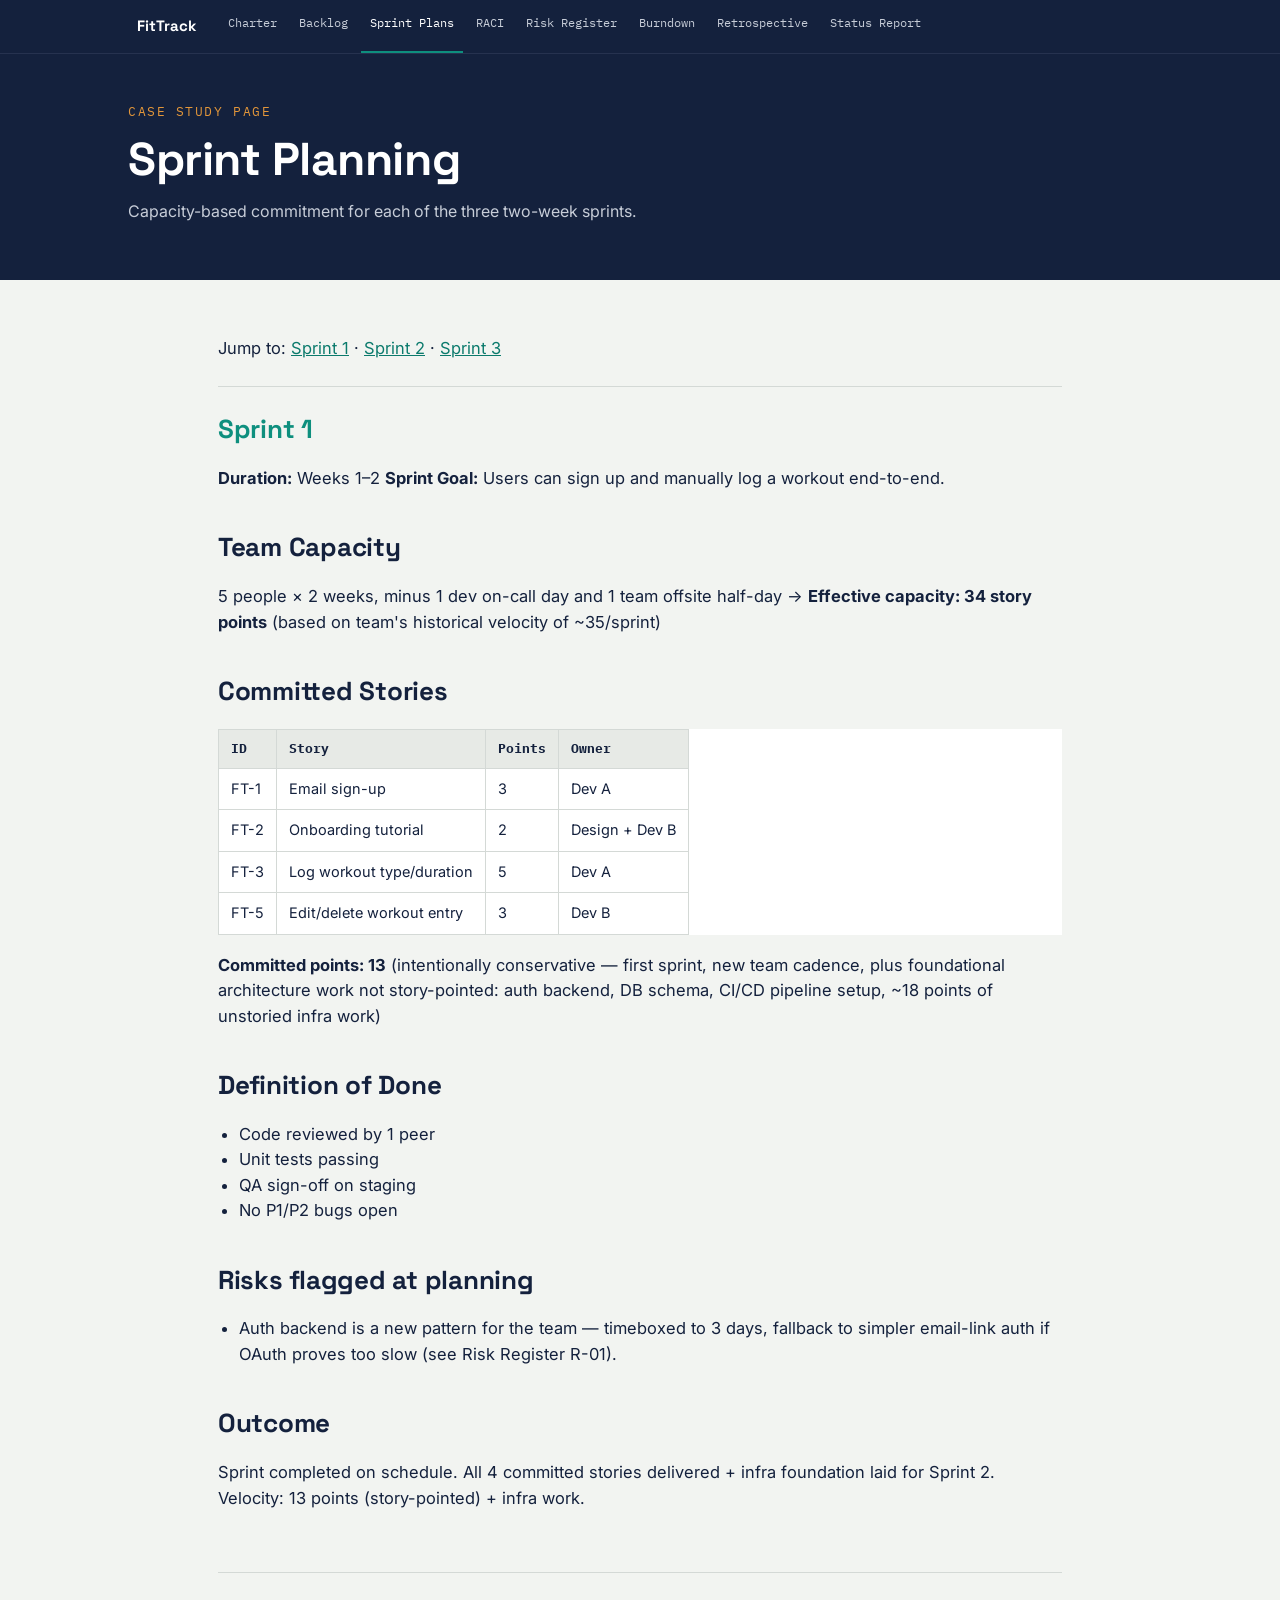
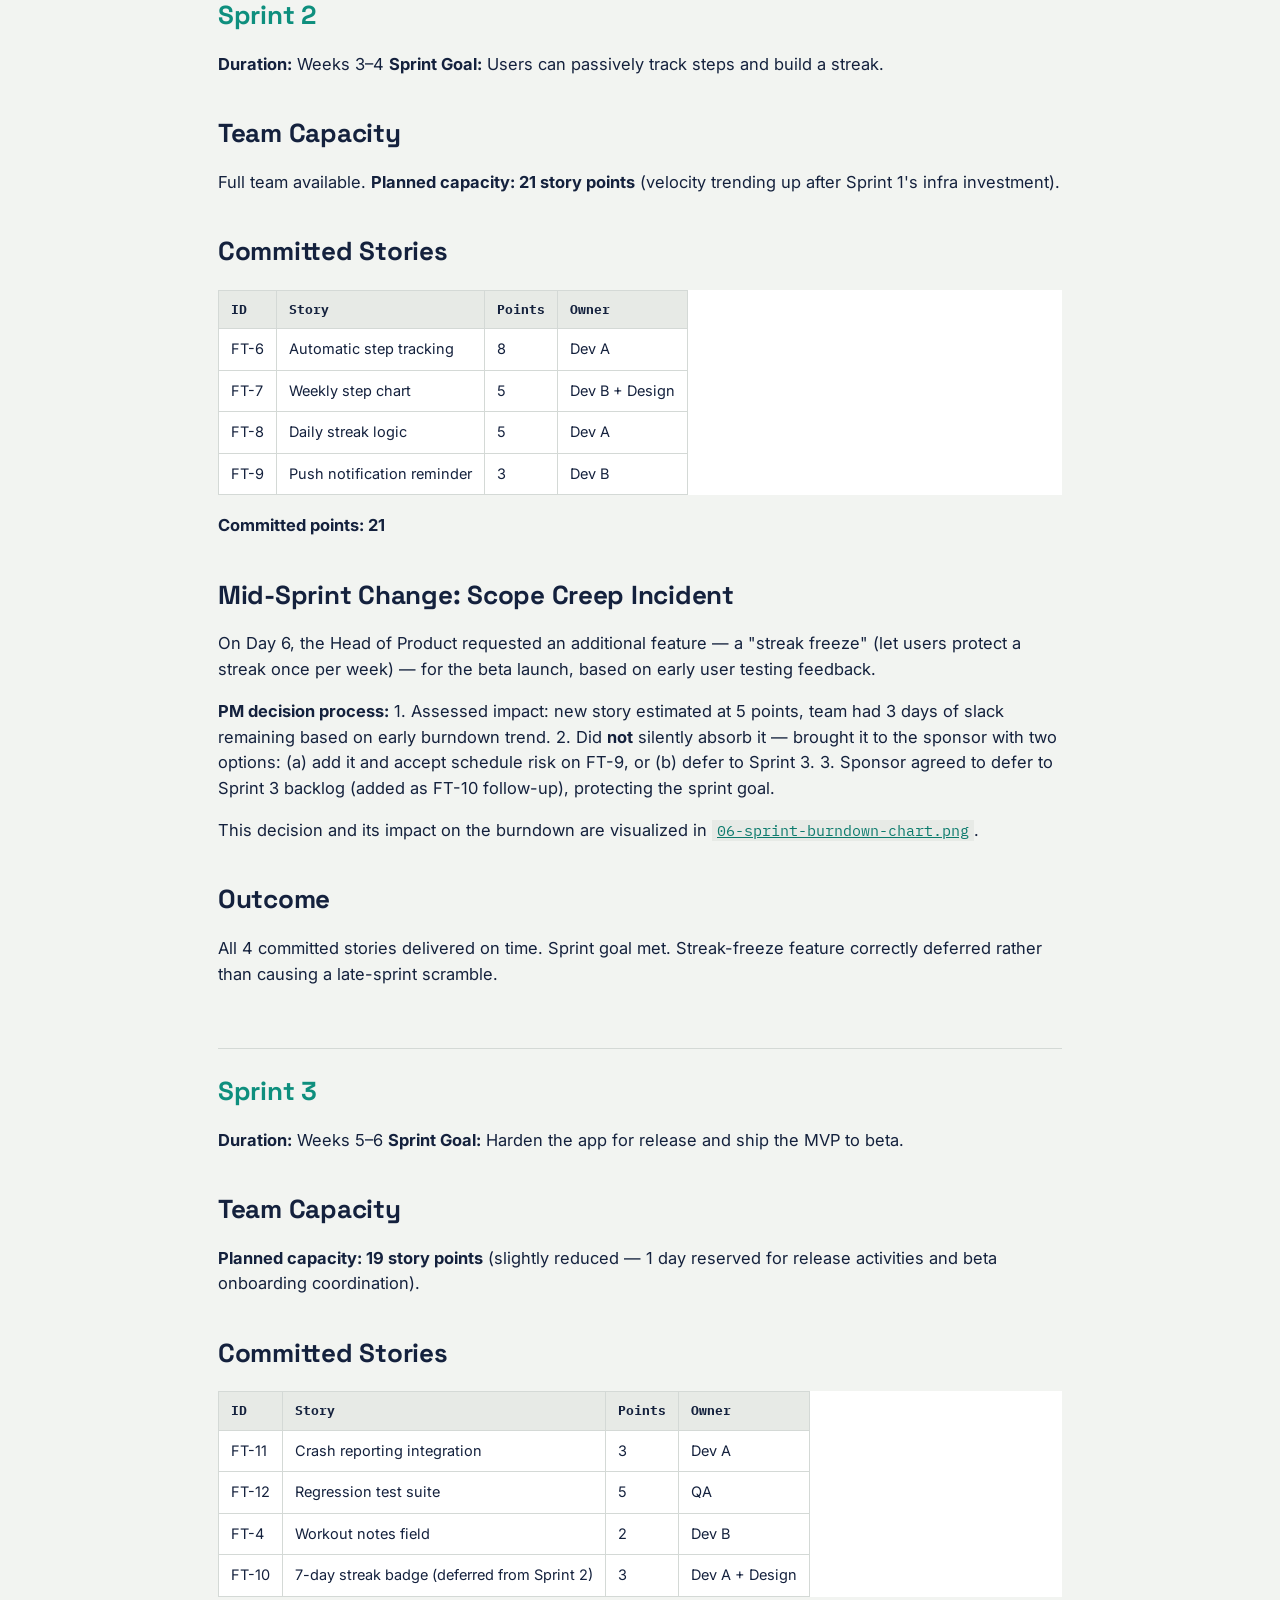
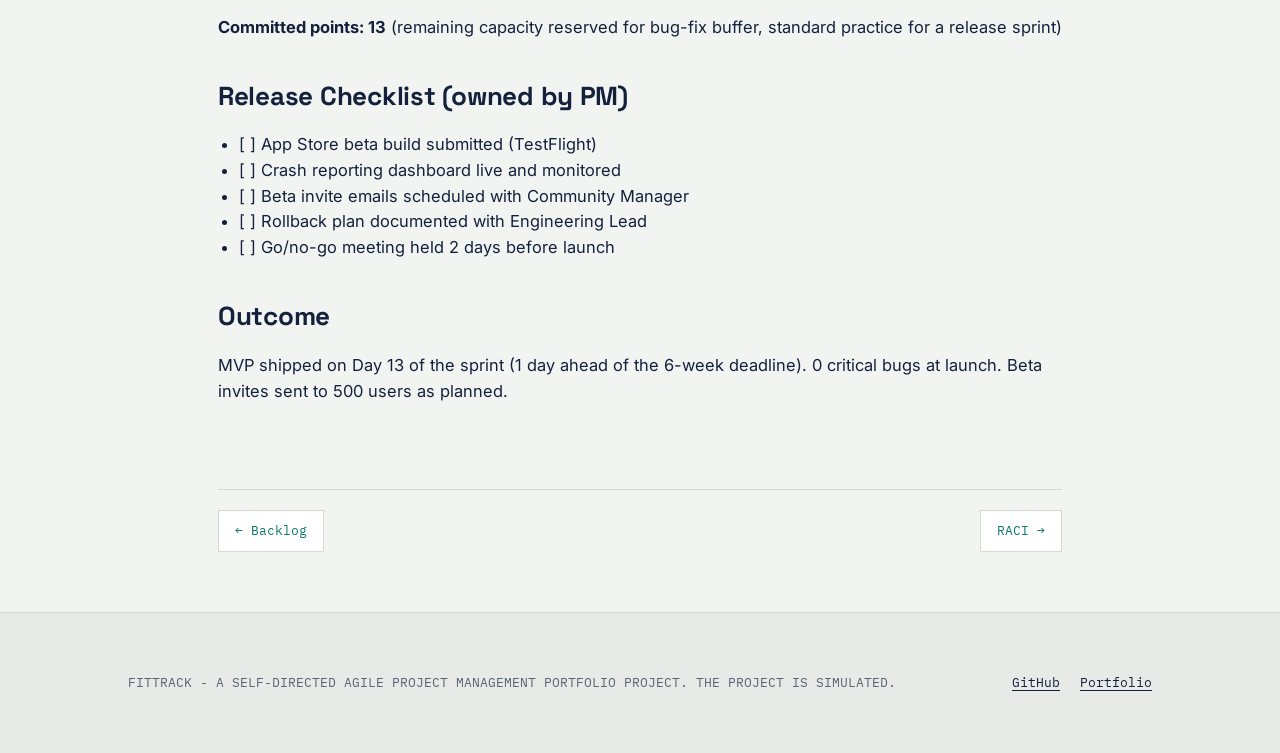
<file: sprints.html>
<!DOCTYPE html>
<html lang="en">
<head>
<meta charset="UTF-8">
<meta name="viewport" content="width=device-width, initial-scale=1.0">
<title>Sprint Planning | FitTrack Agile PM Case Study</title>
<meta name="description" content="FitTrack agile project management case study: Sprint Planning.">
<link rel="preconnect" href="https://fonts.googleapis.com">
<link rel="preconnect" href="https://fonts.gstatic.com" crossorigin>
<link href="https://fonts.googleapis.com/css2?family=Space+Grotesk:wght@400;500;600;700&family=Inter:wght@400;500;600&family=IBM+Plex+Mono:wght@400;500;600&display=swap" rel="stylesheet">
<link rel="stylesheet" href="styles.css">
</head>
<body>
<nav class="topnav" aria-label="Case study pages"><div class="wrap nav-in"><a href="index.html" class="brand">FitTrack</a><a href="charter.html">Charter</a><a href="backlog.html">Backlog</a><a href="sprints.html" aria-current="page">Sprint Plans</a><a href="raci.html">RACI</a><a href="risks.html">Risk Register</a><a href="burndown.html">Burndown</a><a href="retrospective.html">Retrospective</a><a href="status-report.html">Status Report</a></div></nav>
<header class="pagehead"><div class="wrap"><div class="eyebrow">Case study page</div><h1>Sprint Planning</h1><p class="sub">Capacity-based commitment for each of the three two-week sprints.</p></div></header>
<main class="wrap doc"><p class="jump">Jump to: <a href="#sprint-1">Sprint 1</a> · <a href="#sprint-2">Sprint 2</a> · <a href="#sprint-3">Sprint 3</a></p><section class="sp" id="sprint-1"><h2 class="sp-h">Sprint 1</h2><p><strong>Duration:</strong> Weeks 1–2
<strong>Sprint Goal:</strong> Users can sign up and manually log a workout end-to-end.</p>
<h2>Team Capacity</h2>
<p>5 people × 2 weeks, minus 1 dev on-call day and 1 team offsite half-day →
<strong>Effective capacity: 34 story points</strong> (based on team's historical velocity of ~35/sprint)</p>
<h2>Committed Stories</h2>
<table>
<thead>
<tr>
<th>ID</th>
<th>Story</th>
<th>Points</th>
<th>Owner</th>
</tr>
</thead>
<tbody>
<tr>
<td>FT-1</td>
<td>Email sign-up</td>
<td>3</td>
<td>Dev A</td>
</tr>
<tr>
<td>FT-2</td>
<td>Onboarding tutorial</td>
<td>2</td>
<td>Design + Dev B</td>
</tr>
<tr>
<td>FT-3</td>
<td>Log workout type/duration</td>
<td>5</td>
<td>Dev A</td>
</tr>
<tr>
<td>FT-5</td>
<td>Edit/delete workout entry</td>
<td>3</td>
<td>Dev B</td>
</tr>
</tbody>
</table>
<p><strong>Committed points: 13</strong> (intentionally conservative — first sprint, new team cadence,
plus foundational architecture work not story-pointed: auth backend, DB schema, CI/CD
pipeline setup, ~18 points of unstoried infra work)</p>
<h2>Definition of Done</h2>
<ul>
<li>Code reviewed by 1 peer</li>
<li>Unit tests passing</li>
<li>QA sign-off on staging</li>
<li>No P1/P2 bugs open</li>
</ul>
<h2>Risks flagged at planning</h2>
<ul>
<li>Auth backend is a new pattern for the team — timeboxed to 3 days, fallback to
  simpler email-link auth if OAuth proves too slow (see Risk Register R-01).</li>
</ul>
<h2>Outcome</h2>
<p>Sprint completed on schedule. All 4 committed stories delivered + infra foundation
laid for Sprint 2. Velocity: 13 points (story-pointed) + infra work.</p></section><section class="sp" id="sprint-2"><h2 class="sp-h">Sprint 2</h2><p><strong>Duration:</strong> Weeks 3–4
<strong>Sprint Goal:</strong> Users can passively track steps and build a streak.</p>
<h2>Team Capacity</h2>
<p>Full team available. <strong>Planned capacity: 21 story points</strong> (velocity trending up
after Sprint 1's infra investment).</p>
<h2>Committed Stories</h2>
<table>
<thead>
<tr>
<th>ID</th>
<th>Story</th>
<th>Points</th>
<th>Owner</th>
</tr>
</thead>
<tbody>
<tr>
<td>FT-6</td>
<td>Automatic step tracking</td>
<td>8</td>
<td>Dev A</td>
</tr>
<tr>
<td>FT-7</td>
<td>Weekly step chart</td>
<td>5</td>
<td>Dev B + Design</td>
</tr>
<tr>
<td>FT-8</td>
<td>Daily streak logic</td>
<td>5</td>
<td>Dev A</td>
</tr>
<tr>
<td>FT-9</td>
<td>Push notification reminder</td>
<td>3</td>
<td>Dev B</td>
</tr>
</tbody>
</table>
<p><strong>Committed points: 21</strong></p>
<h2>Mid-Sprint Change: Scope Creep Incident</h2>
<p>On Day 6, the Head of Product requested an additional feature — a "streak freeze"
(let users protect a streak once per week) — for the beta launch, based on early
user testing feedback.</p>
<p><strong>PM decision process:</strong>
1. Assessed impact: new story estimated at 5 points, team had 3 days of slack
   remaining based on early burndown trend.
2. Did <strong>not</strong> silently absorb it — brought it to the sponsor with two options:
   (a) add it and accept schedule risk on FT-9, or (b) defer to Sprint 3.
3. Sponsor agreed to defer to Sprint 3 backlog (added as FT-10 follow-up), protecting
   the sprint goal.</p>
<p>This decision and its impact on the burndown are visualized in
<a href="burndown.html"><code>06-sprint-burndown-chart.png</code></a>.</p>
<h2>Outcome</h2>
<p>All 4 committed stories delivered on time. Sprint goal met. Streak-freeze feature
correctly deferred rather than causing a late-sprint scramble.</p></section><section class="sp" id="sprint-3"><h2 class="sp-h">Sprint 3</h2><p><strong>Duration:</strong> Weeks 5–6
<strong>Sprint Goal:</strong> Harden the app for release and ship the MVP to beta.</p>
<h2>Team Capacity</h2>
<p><strong>Planned capacity: 19 story points</strong> (slightly reduced — 1 day reserved for release
activities and beta onboarding coordination).</p>
<h2>Committed Stories</h2>
<table>
<thead>
<tr>
<th>ID</th>
<th>Story</th>
<th>Points</th>
<th>Owner</th>
</tr>
</thead>
<tbody>
<tr>
<td>FT-11</td>
<td>Crash reporting integration</td>
<td>3</td>
<td>Dev A</td>
</tr>
<tr>
<td>FT-12</td>
<td>Regression test suite</td>
<td>5</td>
<td>QA</td>
</tr>
<tr>
<td>FT-4</td>
<td>Workout notes field</td>
<td>2</td>
<td>Dev B</td>
</tr>
<tr>
<td>FT-10</td>
<td>7-day streak badge (deferred from Sprint 2)</td>
<td>3</td>
<td>Dev A + Design</td>
</tr>
</tbody>
</table>
<p><strong>Committed points: 13</strong> (remaining capacity reserved for bug-fix buffer, standard
practice for a release sprint)</p>
<h2>Release Checklist (owned by PM)</h2>
<ul>
<li>[ ] App Store beta build submitted (TestFlight)</li>
<li>[ ] Crash reporting dashboard live and monitored</li>
<li>[ ] Beta invite emails scheduled with Community Manager</li>
<li>[ ] Rollback plan documented with Engineering Lead</li>
<li>[ ] Go/no-go meeting held 2 days before launch</li>
</ul>
<h2>Outcome</h2>
<p>MVP shipped on Day 13 of the sprint (1 day ahead of the 6-week deadline). 0 critical
bugs at launch. Beta invites sent to 500 users as planned.</p></section><div class="pager"><a class="pg" href="backlog.html">&larr; Backlog</a><a class="pg" href="raci.html">RACI &rarr;</a></div></main>
<footer>
  <div class="wrap">
    <p>FITTRACK - A SELF-DIRECTED AGILE PROJECT MANAGEMENT PORTFOLIO PROJECT. THE PROJECT IS SIMULATED.</p>
    <div class="links"><a href="https://github.com/Mrunali121/fittrack-agile-pm" target="_blank" rel="noopener">GitHub</a><a href="https://mrunali121.github.io/" target="_blank" rel="noopener">Portfolio</a></div>
  </div>
</footer>
</body>
</html>
</file>
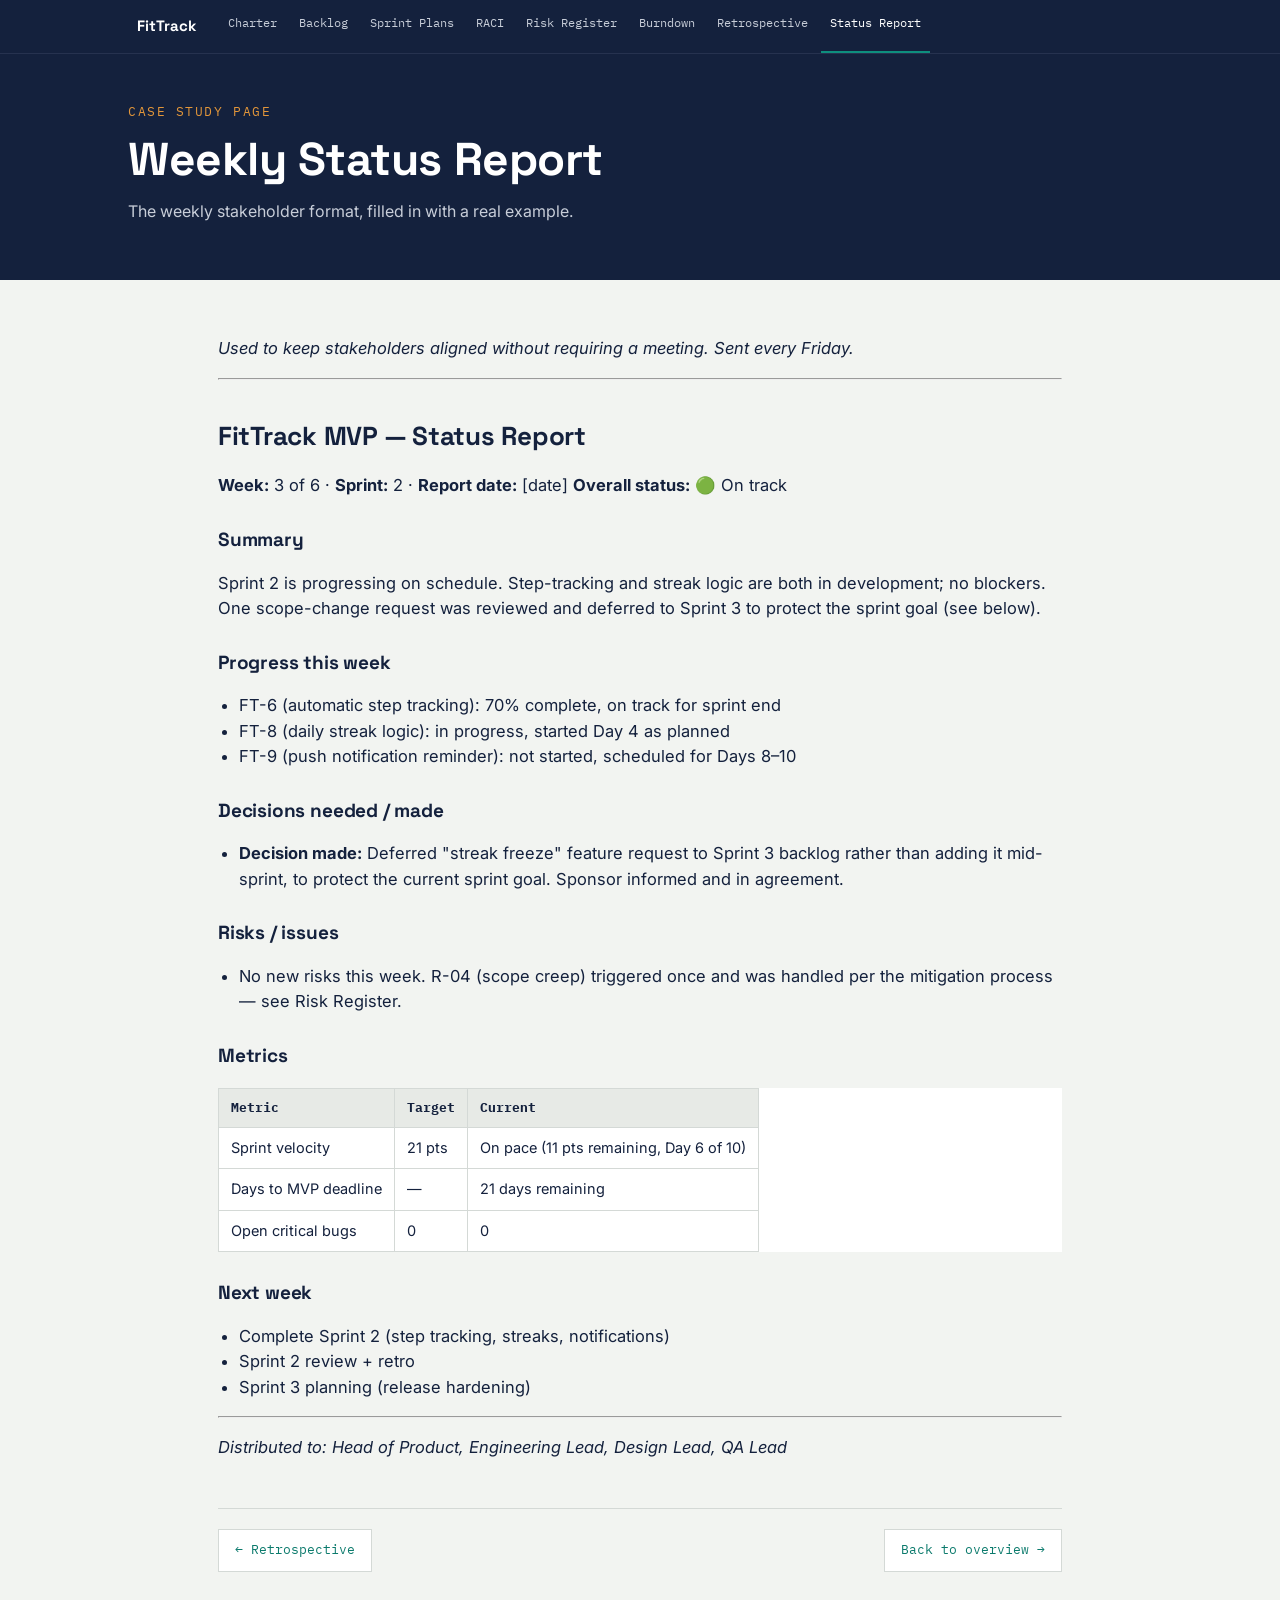
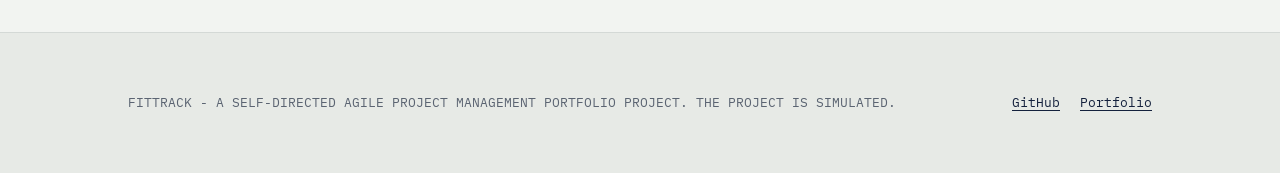
<file: status-report.html>
<!DOCTYPE html>
<html lang="en">
<head>
<meta charset="UTF-8">
<meta name="viewport" content="width=device-width, initial-scale=1.0">
<title>Weekly Status Report | FitTrack Agile PM Case Study</title>
<meta name="description" content="FitTrack agile project management case study: Weekly Status Report.">
<link rel="preconnect" href="https://fonts.googleapis.com">
<link rel="preconnect" href="https://fonts.gstatic.com" crossorigin>
<link href="https://fonts.googleapis.com/css2?family=Space+Grotesk:wght@400;500;600;700&family=Inter:wght@400;500;600&family=IBM+Plex+Mono:wght@400;500;600&display=swap" rel="stylesheet">
<link rel="stylesheet" href="styles.css">
</head>
<body>
<nav class="topnav" aria-label="Case study pages"><div class="wrap nav-in"><a href="index.html" class="brand">FitTrack</a><a href="charter.html">Charter</a><a href="backlog.html">Backlog</a><a href="sprints.html">Sprint Plans</a><a href="raci.html">RACI</a><a href="risks.html">Risk Register</a><a href="burndown.html">Burndown</a><a href="retrospective.html">Retrospective</a><a href="status-report.html" aria-current="page">Status Report</a></div></nav>
<header class="pagehead"><div class="wrap"><div class="eyebrow">Case study page</div><h1>Weekly Status Report</h1><p class="sub">The weekly stakeholder format, filled in with a real example.</p></div></header>
<main class="wrap doc"><p><em>Used to keep stakeholders aligned without requiring a meeting. Sent every Friday.</em></p>
<hr />
<h2>FitTrack MVP — Status Report</h2>
<p><strong>Week:</strong> 3 of 6 · <strong>Sprint:</strong> 2 · <strong>Report date:</strong> [date]
<strong>Overall status:</strong> 🟢 On track</p>
<h3>Summary</h3>
<p>Sprint 2 is progressing on schedule. Step-tracking and streak logic are both in
development; no blockers. One scope-change request was reviewed and deferred to
Sprint 3 to protect the sprint goal (see below).</p>
<h3>Progress this week</h3>
<ul>
<li>FT-6 (automatic step tracking): 70% complete, on track for sprint end</li>
<li>FT-8 (daily streak logic): in progress, started Day 4 as planned</li>
<li>FT-9 (push notification reminder): not started, scheduled for Days 8–10</li>
</ul>
<h3>Decisions needed / made</h3>
<ul>
<li><strong>Decision made:</strong> Deferred "streak freeze" feature request to Sprint 3 backlog
  rather than adding it mid-sprint, to protect the current sprint goal. Sponsor
  informed and in agreement.</li>
</ul>
<h3>Risks / issues</h3>
<ul>
<li>No new risks this week. R-04 (scope creep) triggered once and was handled per
  the mitigation process — see Risk Register.</li>
</ul>
<h3>Metrics</h3>
<table>
<thead>
<tr>
<th>Metric</th>
<th>Target</th>
<th>Current</th>
</tr>
</thead>
<tbody>
<tr>
<td>Sprint velocity</td>
<td>21 pts</td>
<td>On pace (11 pts remaining, Day 6 of 10)</td>
</tr>
<tr>
<td>Days to MVP deadline</td>
<td>—</td>
<td>21 days remaining</td>
</tr>
<tr>
<td>Open critical bugs</td>
<td>0</td>
<td>0</td>
</tr>
</tbody>
</table>
<h3>Next week</h3>
<ul>
<li>Complete Sprint 2 (step tracking, streaks, notifications)</li>
<li>Sprint 2 review + retro</li>
<li>Sprint 3 planning (release hardening)</li>
</ul>
<hr />
<p><em>Distributed to: Head of Product, Engineering Lead, Design Lead, QA Lead</em></p><div class="pager"><a class="pg" href="retrospective.html">&larr; Retrospective</a><a class="pg" href="index.html">Back to overview &rarr;</a></div></main>
<footer>
  <div class="wrap">
    <p>FITTRACK - A SELF-DIRECTED AGILE PROJECT MANAGEMENT PORTFOLIO PROJECT. THE PROJECT IS SIMULATED.</p>
    <div class="links"><a href="https://github.com/Mrunali121/fittrack-agile-pm" target="_blank" rel="noopener">GitHub</a><a href="https://mrunali121.github.io/" target="_blank" rel="noopener">Portfolio</a></div>
  </div>
</footer>
</body>
</html>
</file>
<file: styles.css>
:root{
    --ink:#14213D;
    --paper:#F2F4F1;
    --paper-dim:#E7EAE6;
    --teal:#0E8F7E;
    --amber:#E2963A;
    --slate:#5B6472;
    --line:#D4D9D6;
    --white:#FFFFFF;
  }
  *{box-sizing:border-box;}
  html{scroll-behavior:smooth;}
  body{
    margin:0;
    background:var(--paper);
    color:var(--ink);
    font-family:'Inter',sans-serif;
    line-height:1.55;
    -webkit-font-smoothing:antialiased;
  }
  h1,h2,h3{
    font-family:'Space Grotesk',sans-serif;
    margin:0;
    letter-spacing:-0.01em;
  }
  .mono{font-family:'IBM Plex Mono',monospace;}
  a{color:inherit;}
  .wrap{max-width:1080px;margin:0 auto;padding:0 28px;}

  /* ---------- HERO ---------- */
  .hero{
    background:var(--ink);
    color:var(--paper);
    padding:96px 0 64px;
    position:relative;
    overflow:hidden;
  }
  .eyebrow{
    font-family:'IBM Plex Mono',monospace;
    font-size:13px;
    letter-spacing:0.12em;
    text-transform:uppercase;
    color:var(--amber);
    margin-bottom:18px;
  }
  .hero h1{
    font-size:clamp(42px,7vw,76px);
    font-weight:700;
    line-height:0.98;
    color:var(--white);
  }
  .hero .sub{
    margin-top:22px;
    font-size:clamp(17px,2vw,20px);
    max-width:560px;
    color:#C7CDD8;
  }
  .hero-cta{
    margin-top:36px;
    display:flex;
    gap:14px;
    flex-wrap:wrap;
  }
  .btn{
    font-family:'IBM Plex Mono',monospace;
    font-size:13px;
    letter-spacing:0.02em;
    padding:12px 20px;
    border-radius:2px;
    text-decoration:none;
    display:inline-flex;
    align-items:center;
    gap:8px;
    transition:transform .15s ease, background .15s ease;
  }
  .btn-primary{background:var(--teal);color:var(--white);}
  .btn-primary:hover{transform:translateY(-2px);background:#0B7A6C;}
  .btn-ghost{border:1px solid #3A4560;color:var(--paper);}
  .btn-ghost:hover{transform:translateY(-2px);border-color:var(--amber);}

  /* burndown line motif */
  .burndown{
    margin-top:64px;
    height:120px;
    position:relative;
  }
  .burndown svg{width:100%;height:100%;display:block;overflow:visible;}
  .burndown-label{
    position:absolute;
    font-family:'IBM Plex Mono',monospace;
    font-size:11px;
    color:#7C87A0;
    letter-spacing:0.05em;
  }

  /* ---------- STATS ---------- */
  .stats{
    background:var(--paper-dim);
    border-bottom:1px solid var(--line);
  }
  .stats .wrap{
    display:grid;
    grid-template-columns:repeat(4,1fr);
    gap:0;
  }
  .stat{
    padding:34px 20px;
    border-left:1px solid var(--line);
    text-align:center;
  }
  .stat:first-child{border-left:none;}
  .stat .num{
    font-family:'Space Grotesk',sans-serif;
    font-size:34px;
    font-weight:700;
    color:var(--ink);
  }
  .stat .lbl{
    font-family:'IBM Plex Mono',monospace;
    font-size:11.5px;
    color:var(--slate);
    text-transform:uppercase;
    letter-spacing:0.06em;
    margin-top:6px;
  }

  /* ---------- SECTION SHELL ---------- */
  section{padding:80px 0;}
  .section-head{
    display:flex;
    align-items:baseline;
    justify-content:space-between;
    margin-bottom:40px;
    flex-wrap:wrap;
    gap:12px;
  }
  .section-head h2{
    font-size:clamp(26px,3.4vw,34px);
    font-weight:600;
  }
  .section-tag{
    font-family:'IBM Plex Mono',monospace;
    font-size:12px;
    color:var(--slate);
    letter-spacing:0.06em;
  }

  /* ---------- SPRINT TIMELINE ---------- */
  .sprints{
    display:grid;
    grid-template-columns:repeat(3,1fr);
    gap:24px;
  }
  .sprint-card{
    background:var(--white);
    border:1px solid var(--line);
    padding:26px 24px;
    position:relative;
  }
  .sprint-num{
    font-family:'IBM Plex Mono',monospace;
    font-size:12px;
    color:var(--teal);
    letter-spacing:0.08em;
    text-transform:uppercase;
  }
  .sprint-card h3{
    margin-top:8px;
    font-size:19px;
    font-weight:600;
  }
  .sprint-card p{
    font-size:14.5px;
    color:var(--slate);
    margin:12px 0 16px;
  }
  .sprint-meta{
    display:flex;
    justify-content:space-between;
    font-family:'IBM Plex Mono',monospace;
    font-size:11.5px;
    color:var(--ink);
    border-top:1px dashed var(--line);
    padding-top:14px;
  }
  .flag{
    display:inline-block;
    margin-top:14px;
    font-family:'IBM Plex Mono',monospace;
    font-size:11px;
    background:#FCEFDD;
    color:#95591A;
    padding:4px 8px;
    border-radius:2px;
  }

  /* ---------- SPOTLIGHT ---------- */
  .spotlight{
    background:var(--ink);
    color:var(--paper);
  }
  .spotlight .wrap{
    display:grid;
    grid-template-columns:1fr 1.3fr;
    gap:56px;
    align-items:center;
  }
  .spotlight-kicker{
    font-family:'IBM Plex Mono',monospace;
    font-size:12px;
    color:var(--amber);
    letter-spacing:0.1em;
    text-transform:uppercase;
    margin-bottom:14px;
  }
  .spotlight h2{
    font-size:clamp(26px,3.2vw,32px);
    color:var(--white);
    line-height:1.15;
  }
  .spotlight-body p{
    color:#C7CDD8;
    font-size:15.5px;
    margin:0 0 14px;
  }
  .spotlight-body strong{color:var(--white);}
  .spotlight img{
    width:100%;
    border-radius:2px;
    border:1px solid #2C374F;
  }

  /* ---------- ARTIFACTS GRID ---------- */
  .artifacts{
    display:grid;
    grid-template-columns:repeat(3,1fr);
    gap:1px;
    background:var(--line);
    border:1px solid var(--line);
  }
  .artifact{
    background:var(--paper);
    padding:26px 24px;
    text-decoration:none;
    color:var(--ink);
    transition:background .15s ease;
    display:block;
  }
  .artifact:hover{background:var(--white);}
  .artifact .idx{
    font-family:'IBM Plex Mono',monospace;
    font-size:12px;
    color:var(--teal);
  }
  .artifact h3{
    font-size:16px;
    font-weight:600;
    margin-top:8px;
  }
  .artifact p{
    font-size:13.5px;
    color:var(--slate);
    margin-top:8px;
  }
  .artifact .go{
    margin-top:14px;
    font-family:'IBM Plex Mono',monospace;
    font-size:12px;
    color:var(--ink);
  }

  /* ---------- FOOTER ---------- */
  footer{
    background:var(--paper-dim);
    border-top:1px solid var(--line);
    padding:48px 0;
  }
  footer .wrap{
    display:flex;
    justify-content:space-between;
    align-items:center;
    flex-wrap:wrap;
    gap:16px;
  }
  footer p{
    font-family:'IBM Plex Mono',monospace;
    font-size:12.5px;
    color:var(--slate);
  }
  footer .links{display:flex;gap:20px;}
  footer .links a{
    font-family:'IBM Plex Mono',monospace;
    font-size:12.5px;
    text-decoration:underline;
    text-underline-offset:3px;
    color:var(--ink);
  }

  /* ---------- REVEAL ---------- */
  .reveal{opacity:0;transform:translateY(14px);transition:opacity .5s ease, transform .5s ease;}
  .reveal.in{opacity:1;transform:translateY(0);}
  @media (prefers-reduced-motion:reduce){
    .reveal{opacity:1;transform:none;transition:none;}
    html{scroll-behavior:auto;}
  }

  /* ---------- RESPONSIVE ---------- */
  @media (max-width:860px){
    .stats .wrap{grid-template-columns:repeat(2,1fr);}
    .stat:nth-child(3){border-left:none;}
    .sprints{grid-template-columns:1fr;}
    .spotlight .wrap{grid-template-columns:1fr;}
    .artifacts{grid-template-columns:1fr;}
  }

/* ---- multi-page navigation and document pages ---- */
.topnav{position:sticky;top:0;z-index:20;background:var(--ink);border-bottom:1px solid #26324f;}
.nav-in{display:flex;gap:4px;overflow-x:auto;white-space:nowrap;}
.topnav a{font-family:"IBM Plex Mono",monospace;font-size:12px;color:#C7CDD8;text-decoration:none;padding:14px 9px;border-bottom:2px solid transparent;}
.topnav a:hover{color:#fff;border-bottom-color:var(--amber);}
.topnav a[aria-current=page]{color:#fff;border-bottom-color:var(--teal);}
.topnav .brand{font-family:'Space Grotesk',sans-serif;font-weight:700;font-size:15px;color:#fff;margin-right:10px;}
.pagehead{background:var(--ink);color:var(--paper);padding:48px 0 40px;}
.pagehead h1{font-family:'Space Grotesk',sans-serif;font-size:clamp(30px,4.6vw,46px);color:#fff;line-height:1.1;margin:0;}
.pagehead .eyebrow{font-family:'IBM Plex Mono',monospace;font-size:13px;letter-spacing:.12em;text-transform:uppercase;color:var(--amber);margin-bottom:12px;}
.pagehead .sub{margin-top:14px;color:#C7CDD8;max-width:680px;}
.doc{padding-top:40px;padding-bottom:60px;max-width:900px;}
.doc h2{font-family:'Space Grotesk',sans-serif;font-size:26px;margin:36px 0 12px;}.doc h3{font-family:'Space Grotesk',sans-serif;font-size:19px;margin:26px 0 8px;}
.doc p,.doc li{font-size:16.5px;}.doc ul,.doc ol{padding-left:1.3em;}
.doc blockquote{margin:18px 0;padding:6px 18px;border-left:4px solid var(--teal);background:var(--white);color:var(--slate);}
.doc table,.tablewrap{width:100%;}
.doc table{border-collapse:collapse;margin:18px 0;background:var(--white);font-size:14.5px;display:block;overflow-x:auto;}
.doc th,.doc td{border:1px solid var(--line);padding:9px 12px;text-align:left;vertical-align:top;}
.doc th{background:var(--paper-dim);font-family:'IBM Plex Mono',monospace;font-size:12.5px;white-space:nowrap;}
.doc code{font-family:'IBM Plex Mono',monospace;font-size:.88em;background:var(--paper-dim);padding:1px 5px;}
.doc a{color:#0B7A6C;}
.pager{display:flex;justify-content:space-between;gap:12px;margin-top:48px;padding-top:20px;border-top:1px solid var(--line);flex-wrap:wrap;}
.pg{font-family:'IBM Plex Mono',monospace;font-size:13px;text-decoration:none;border:1px solid var(--line);background:var(--white);padding:10px 16px;}
.pg:hover{border-color:var(--teal);color:var(--teal);}
.filters{display:flex;gap:8px;flex-wrap:wrap;margin:14px 0;}
.chipb{font-family:'IBM Plex Mono',monospace;font-size:12.5px;border:1px solid var(--line);background:var(--white);color:var(--ink);padding:6px 14px;cursor:pointer;}
.chipb[aria-pressed=true]{background:var(--teal);border-color:var(--teal);color:#fff;}
.v-must{color:#9A2B2B;font-weight:600;}.v-done{color:#0B7A6C;font-weight:600;}
.sp{padding:10px 0 20px;border-top:1px solid var(--line);margin-top:24px;}.sp-h{margin-top:12px!important;color:var(--teal);}
.burn{margin:0 0 20px;background:var(--white);border:1px solid var(--line);padding:14px;}.burn img{width:100%;display:block;cursor:zoom-in;}
.burn figcaption{font-size:14px;color:var(--slate);margin-top:8px;}
.artifact{text-decoration:none;color:inherit;}
.btn.btn-primary{display:inline-flex;}
.doc a.btn,.doc a.btn:hover{color:#fff;}
.doc td:first-child{white-space:nowrap;}
</file>
